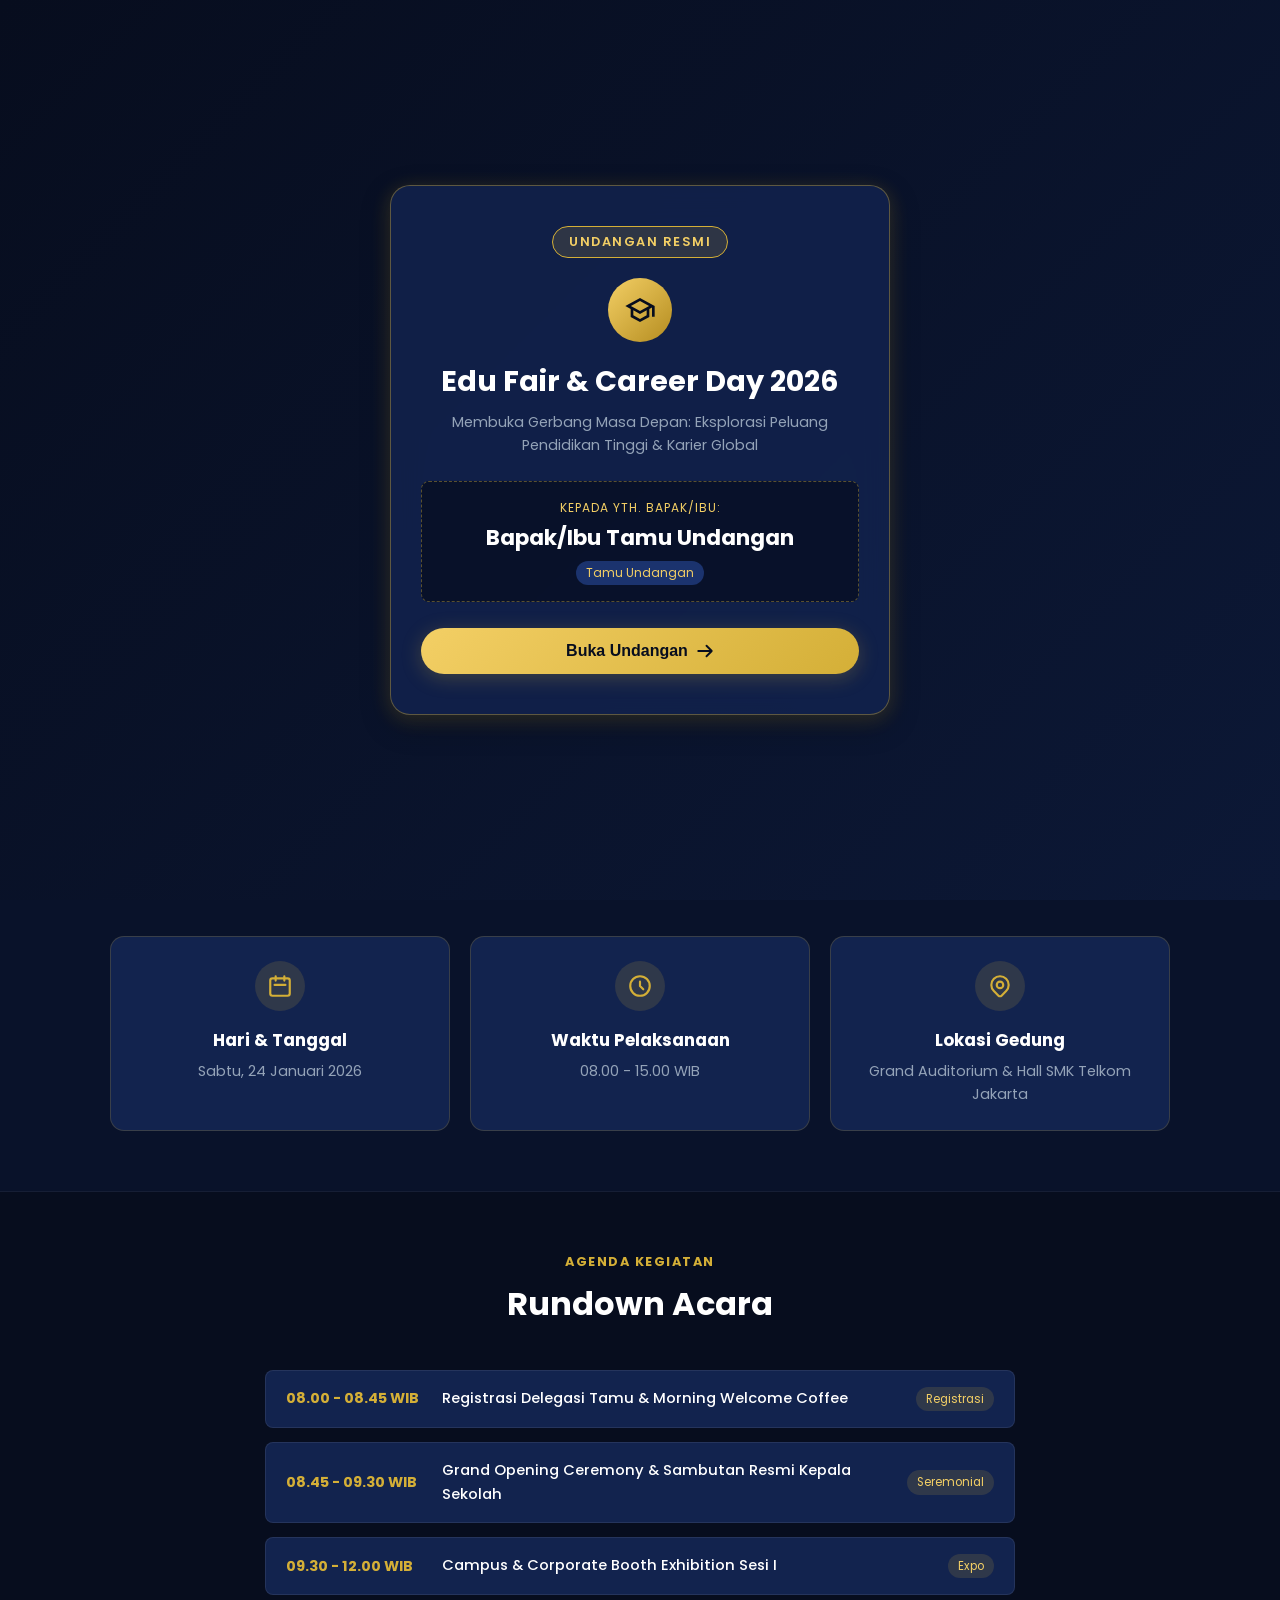
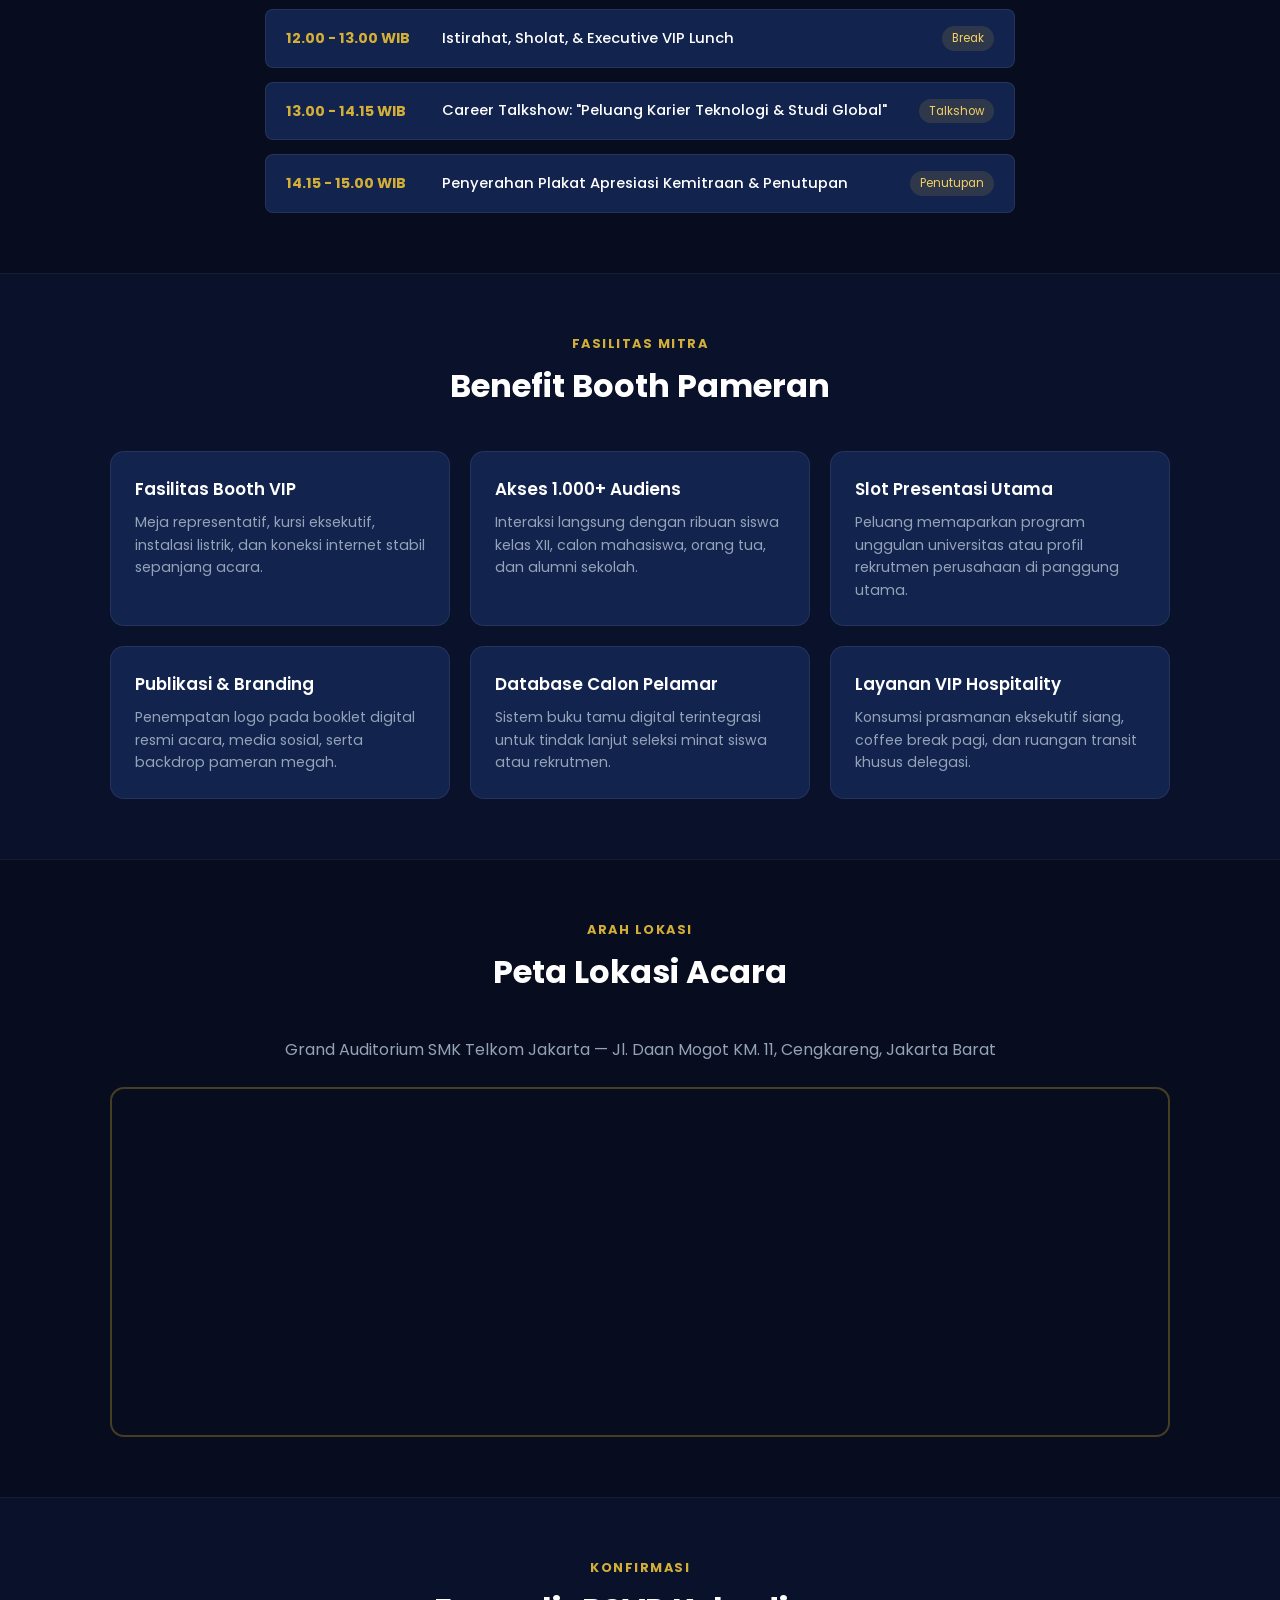
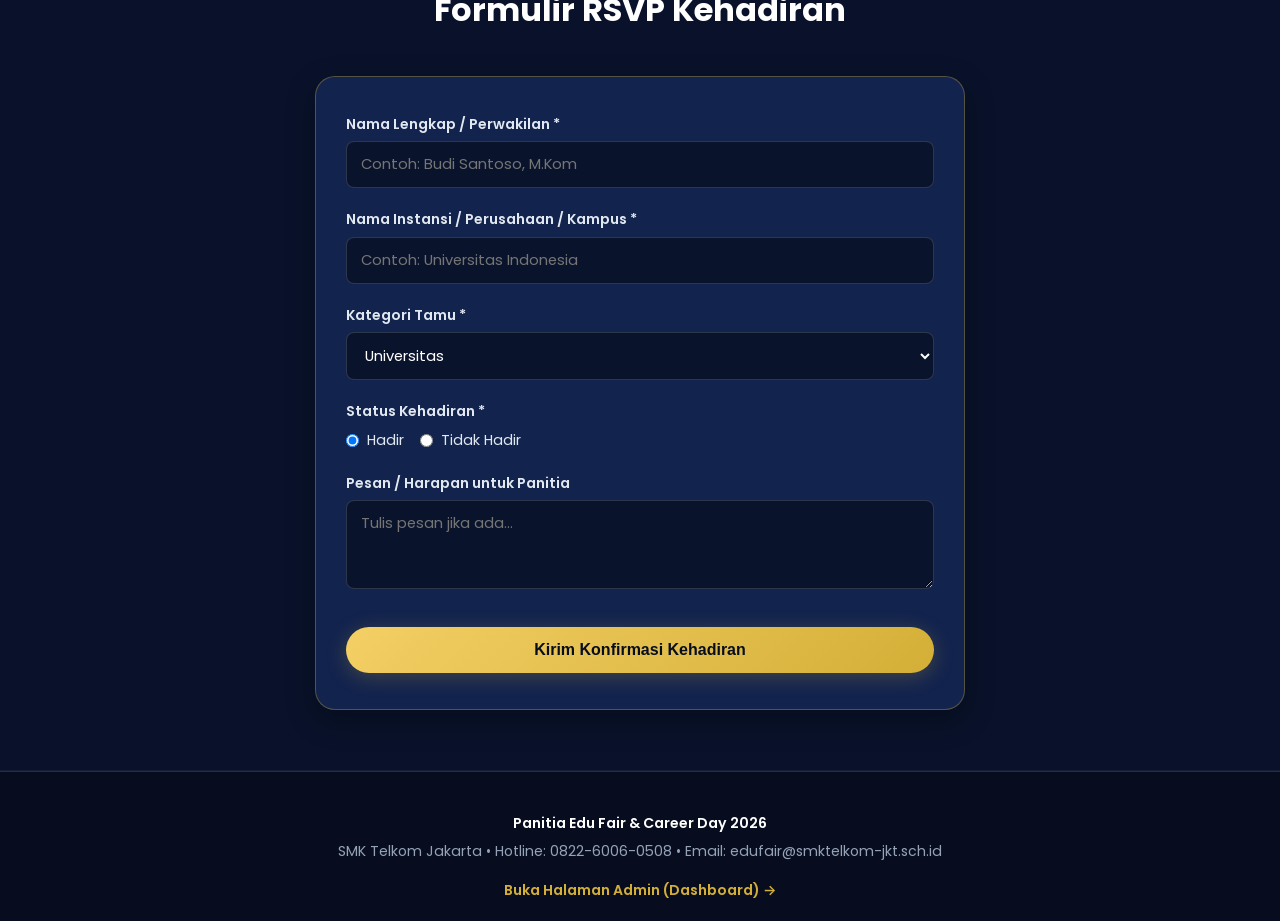
<file: index.html>
<!DOCTYPE html>
<html lang="id">
<head>
    <meta charset="UTF-8">
    <meta name="viewport" content="width=device-width, initial-scale=1.0">
    <title>Undangan Resmi - Edu Fair & Career Day 2026</title>
    
    <!-- Google Fonts -->
    <link rel="preconnect" href="https://fonts.googleapis.com">
    <link rel="preconnect" href="https://fonts.gstatic.com" crossorigin>
    <link href="https://fonts.googleapis.com/css2?family=Inter:wght@400;500;600;700&family=Poppins:wght@600;700;800&display=swap" rel="stylesheet">

    <!-- CSS -->
    <link rel="stylesheet" href="css/style.css">
</head>
<body>

    <!-- ===================================================================
         COVER / ENVELOPE MODAL (BUKA UNDANGAN)
         =================================================================== -->
    <div id="coverOverlay" class="cover-overlay">
        <div class="cover-card">
            <div class="cover-badge">Undangan Resmi</div>

            <div class="cover-icon">
                <svg fill="currentColor" viewBox="0 0 24 24">
                    <path d="M12 3L1 9l4 2.18v6L12 21l7-3.82v-6l2-1.09V17h2V9L12 3zm6.82 6L12 12.72 5.18 9 12 5.28 18.82 9zM17 15.99l-5 2.73-5-2.73v-3.72L12 15l5-2.73v3.72z"/>
                </svg>
            </div>

            <h1 class="cover-title">Edu Fair &amp; Career Day 2026</h1>
            <p class="cover-subtitle">Membuka Gerbang Masa Depan: Eksplorasi Peluang Pendidikan Tinggi &amp; Karier Global</p>

            <div class="cover-guest-box">
                <div class="cover-guest-label">Kepada Yth. Bapak/Ibu:</div>
                <div id="coverNamaTamu" class="cover-guest-name">Bapak/Ibu Tamu Undangan</div>
                <div id="coverInstansiTamu" style="font-size: 1rem; color: #cbd5e1; margin-bottom: 6px; display: none;"></div>
                <div id="coverKategoriTamu" class="cover-guest-badge">Tamu Kehormatan</div>
            </div>

            <button type="button" id="btnBukaUndangan" class="btn-open">
                <span>Buka Undangan</span>
                <svg style="width: 18px; height: 18px;" fill="none" stroke="currentColor" viewBox="0 0 24 24">
                    <path stroke-linecap="round" stroke-linejoin="round" stroke-width="2.5" d="M14 5l7 7m0 0l-7 7m7-7H3"/>
                </svg>
            </button>
        </div>
    </div>

    <!-- ===================================================================
         NAVBAR
         =================================================================== -->
    <header class="navbar">
        <div class="container nav-container">
            <a href="#hero" class="nav-logo">
                <span class="nav-logo-badge">EF</span>
                <span>Edu Fair 2026</span>
            </a>
            <ul class="nav-menu">
                <li><a href="#hero">Beranda</a></li>
                <li><a href="#informasi">Waktu &amp; Tempat</a></li>
                <li><a href="#rundown">Rundown</a></li>
                <li><a href="#benefit">Benefit Booth</a></li>
                <li><a href="#lokasi">Lokasi</a></li>
                <li><a href="#rsvp" class="btn-nav-rsvp">RSVP</a></li>
            </ul>
        </div>
    </header>

    <!-- ===================================================================
         HERO SECTION
         =================================================================== -->
    <section id="hero" class="hero">
        <div class="container">
            <div class="hero-badge">✦ Official Invitation ✦</div>
            <h1 class="hero-title">Edu Fair &amp; Career Day <span>2026</span></h1>
            <p class="hero-theme">"Membuka Gerbang Masa Depan: Eksplorasi Peluang Pendidikan Tinggi &amp; Karier Global"</p>

            <!-- Kartu Penerima Dinamis via URL Parameter -->
            <div class="guest-target-card">
                <div class="guest-target-label">Kepada Yth. Bapak/Ibu:</div>
                <div id="heroNamaInstansi" class="guest-target-name">Bapak/Ibu Tamu Undangan</div>
                <div id="heroInstansiTamu" style="font-size: 1.15rem; color: #cbd5e1; margin-bottom: 8px; display: none;"></div>
                <div id="heroKategoriTamu" class="guest-target-badge">Tamu Undangan</div>
            </div>

            <!-- Countdown Timer -->
            <div class="countdown-grid">
                <div class="countdown-box">
                    <div id="cdHari" class="num">00</div>
                    <div class="label">Hari</div>
                </div>
                <div class="countdown-box">
                    <div id="cdJam" class="num">00</div>
                    <div class="label">Jam</div>
                </div>
                <div class="countdown-box">
                    <div id="cdMenit" class="num">00</div>
                    <div class="label">Menit</div>
                </div>
                <div class="countdown-box">
                    <div id="cdDetik" class="num">00</div>
                    <div class="label">Detik</div>
                </div>
            </div>

            <!-- Tombol CTA -->
            <div class="hero-cta">
                <a href="#rsvp" class="btn-primary">Konfirmasi Kehadiran (RSVP)</a>
                <a href="#rundown" class="btn-secondary">Lihat Rundown Acara</a>
            </div>
        </div>
    </section>

    <!-- ===================================================================
         WAKTU & TEMPAT
         =================================================================== -->
    <section id="informasi" class="section section-alt">
        <div class="container">
            <div class="section-header">
                <span class="section-tag">Jadwal &amp; Tempat</span>
                <h2 class="section-title">Pelaksanaan Acara</h2>
            </div>

            <div class="info-cards">
                <div class="info-card">
                    <div class="info-icon">
                        <svg style="width: 26px; height: 26px;" fill="none" stroke="currentColor" viewBox="0 0 24 24">
                            <path stroke-linecap="round" stroke-linejoin="round" stroke-width="2" d="M8 7V3m8 4V3m-9 8h10M5 21h14a2 2 0 002-2V7a2 2 0 00-2-2H5a2 2 0 00-2 2v12a2 2 0 002 2z"/>
                        </svg>
                    </div>
                    <h4>Hari &amp; Tanggal</h4>
                    <p>Sabtu, 24 Januari 2026</p>
                </div>

                <div class="info-card">
                    <div class="info-icon">
                        <svg style="width: 26px; height: 26px;" fill="none" stroke="currentColor" viewBox="0 0 24 24">
                            <path stroke-linecap="round" stroke-linejoin="round" stroke-width="2" d="M12 8v4l3 3m6-3a9 9 0 11-18 0 9 9 0 0118 0z"/>
                        </svg>
                    </div>
                    <h4>Waktu Pelaksanaan</h4>
                    <p>08.00 - 15.00 WIB</p>
                </div>

                <div class="info-card">
                    <div class="info-icon">
                        <svg style="width: 26px; height: 26px;" fill="none" stroke="currentColor" viewBox="0 0 24 24">
                            <path stroke-linecap="round" stroke-linejoin="round" stroke-width="2" d="M17.657 16.657L13.414 20.9a1.998 1.998 0 01-2.827 0l-4.244-4.243a8 8 0 1111.314 0z"/>
                            <path stroke-linecap="round" stroke-linejoin="round" stroke-width="2" d="M15 11a3 3 0 11-6 0 3 3 0 016 0z"/>
                        </svg>
                    </div>
                    <h4>Lokasi Gedung</h4>
                    <p>Grand Auditorium &amp; Hall SMK Telkom Jakarta</p>
                </div>
            </div>
        </div>
    </section>

    <!-- ===================================================================
         RUNDOWN ACARA
         =================================================================== -->
    <section id="rundown" class="section">
        <div class="container">
            <div class="section-header">
                <span class="section-tag">Agenda Kegiatan</span>
                <h2 class="section-title">Rundown Acara</h2>
            </div>

            <div class="rundown-list">
                <div class="rundown-item">
                    <div class="rundown-time">08.00 - 08.45 WIB</div>
                    <div class="rundown-agenda">Registrasi Delegasi Tamu &amp; Morning Welcome Coffee</div>
                    <span class="rundown-badge">Registrasi</span>
                </div>

                <div class="rundown-item">
                    <div class="rundown-time">08.45 - 09.30 WIB</div>
                    <div class="rundown-agenda">Grand Opening Ceremony &amp; Sambutan Resmi Kepala Sekolah</div>
                    <span class="rundown-badge">Seremonial</span>
                </div>

                <div class="rundown-item">
                    <div class="rundown-time">09.30 - 12.00 WIB</div>
                    <div class="rundown-agenda">Campus &amp; Corporate Booth Exhibition Sesi I</div>
                    <span class="rundown-badge">Expo</span>
                </div>

                <div class="rundown-item">
                    <div class="rundown-time">12.00 - 13.00 WIB</div>
                    <div class="rundown-agenda">Istirahat, Sholat, &amp; Executive VIP Lunch</div>
                    <span class="rundown-badge">Break</span>
                </div>

                <div class="rundown-item">
                    <div class="rundown-time">13.00 - 14.15 WIB</div>
                    <div class="rundown-agenda">Career Talkshow: "Peluang Karier Teknologi &amp; Studi Global"</div>
                    <span class="rundown-badge">Talkshow</span>
                </div>

                <div class="rundown-item">
                    <div class="rundown-time">14.15 - 15.00 WIB</div>
                    <div class="rundown-agenda">Penyerahan Plakat Apresiasi Kemitraan &amp; Penutupan</div>
                    <span class="rundown-badge">Penutupan</span>
                </div>
            </div>
        </div>
    </section>

    <!-- ===================================================================
         BENEFIT BOOTH
         =================================================================== -->
    <section id="benefit" class="section section-alt">
        <div class="container">
            <div class="section-header">
                <span class="section-tag">Fasilitas Mitra</span>
                <h2 class="section-title">Benefit Booth Pameran</h2>
            </div>

            <div class="benefits-grid">
                <div class="benefit-card">
                    <h4 class="benefit-title">Fasilitas Booth VIP</h4>
                    <p class="benefit-desc">Meja representatif, kursi eksekutif, instalasi listrik, dan koneksi internet stabil sepanjang acara.</p>
                </div>

                <div class="benefit-card">
                    <h4 class="benefit-title">Akses 1.000+ Audiens</h4>
                    <p class="benefit-desc">Interaksi langsung dengan ribuan siswa kelas XII, calon mahasiswa, orang tua, dan alumni sekolah.</p>
                </div>

                <div class="benefit-card">
                    <h4 class="benefit-title">Slot Presentasi Utama</h4>
                    <p class="benefit-desc">Peluang memaparkan program unggulan universitas atau profil rekrutmen perusahaan di panggung utama.</p>
                </div>

                <div class="benefit-card">
                    <h4 class="benefit-title">Publikasi &amp; Branding</h4>
                    <p class="benefit-desc">Penempatan logo pada booklet digital resmi acara, media sosial, serta backdrop pameran megah.</p>
                </div>

                <div class="benefit-card">
                    <h4 class="benefit-title">Database Calon Pelamar</h4>
                    <p class="benefit-desc">Sistem buku tamu digital terintegrasi untuk tindak lanjut seleksi minat siswa atau rekrutmen.</p>
                </div>

                <div class="benefit-card">
                    <h4 class="benefit-title">Layanan VIP Hospitality</h4>
                    <p class="benefit-desc">Konsumsi prasmanan eksekutif siang, coffee break pagi, dan ruangan transit khusus delegasi.</p>
                </div>
            </div>
        </div>
    </section>

    <!-- ===================================================================
         GOOGLE MAPS LOKASI
         =================================================================== -->
    <section id="lokasi" class="section">
        <div class="container">
            <div class="section-header">
                <span class="section-tag">Arah Lokasi</span>
                <h2 class="section-title">Peta Lokasi Acara</h2>
            </div>

            <p style="text-align: center; color: var(--text-muted); margin-bottom: 14px;">
                Grand Auditorium SMK Telkom Jakarta — Jl. Daan Mogot KM. 11, Cengkareng, Jakarta Barat
            </p>

            <div class="maps-box">
                <iframe src="https://www.google.com/maps/embed?pb=!1m18!1m12!1m3!1d3966.8668270560867!2d106.72620787586745!3d-6.148651060269383!2m3!1f0!2f0!3f0!3m2!1i1024!2i768!4f13.1!3m3!1m2!1s0x2e69f7e51cfa8cf5%3A0x6b4c3bf5e55e880!2sSMK%20Telkom%20Jakarta!5e0!3m2!1sid!2sid!4v1700000000000!5m2!1sid!2sid" allowfullscreen="" loading="lazy" referrerpolicy="no-referrer-when-downgrade" title="Google Maps Lokasi Acara"></iframe>
            </div>
        </div>
    </section>

    <!-- ===================================================================
         FORM RSVP
         =================================================================== -->
    <section id="rsvp" class="section section-alt">
        <div class="container">
            <div class="section-header">
                <span class="section-tag">Konfirmasi</span>
                <h2 class="section-title">Formulir RSVP Kehadiran</h2>
            </div>

            <div class="rsvp-card">
                <!-- Form RSVP -->
                <form id="formRsvp">
                    <div class="form-group">
                        <label class="form-label" for="rsvpNama">Nama Lengkap / Perwakilan *</label>
                        <input type="text" id="rsvpNama" class="form-control" placeholder="Contoh: Budi Santoso, M.Kom" required>
                    </div>

                    <div class="form-group">
                        <label class="form-label" for="rsvpInstansi">Nama Instansi / Perusahaan / Kampus *</label>
                        <input type="text" id="rsvpInstansi" class="form-control" placeholder="Contoh: Universitas Indonesia" required>
                    </div>

                    <div class="form-group">
                        <label class="form-label" for="rsvpKategori">Kategori Tamu *</label>
                        <select id="rsvpKategori" class="form-control" required>
                            <option value="Universitas">Universitas</option>
                            <option value="Perusahaan">Perusahaan</option>
                            <option value="Alumni">Alumni</option>
                            <option value="Sekolah">Sekolah</option>
                            <option value="Tamu Undangan">Tamu Undangan</option>
                        </select>
                    </div>

                    <div class="form-group">
                        <label class="form-label">Status Kehadiran *</label>
                        <div class="radio-group">
                            <label class="radio-label">
                                <input type="radio" name="kehadiran" value="Hadir" checked>
                                <span>Hadir</span>
                            </label>
                            <label class="radio-label">
                                <input type="radio" name="kehadiran" value="Tidak Hadir">
                                <span>Tidak Hadir</span>
                            </label>
                        </div>
                    </div>

                    <div class="form-group">
                        <label class="form-label" for="rsvpPesan">Pesan / Harapan untuk Panitia</label>
                        <textarea id="rsvpPesan" class="form-control" rows="3" placeholder="Tulis pesan jika ada..."></textarea>
                    </div>

                    <button type="submit" class="btn-submit">Kirim Konfirmasi Kehadiran</button>
                </form>

                <!-- Status Sukses Setelah Mengirim RSVP -->
                <div id="rsvpSuccess" class="rsvp-success">
                    <div class="rsvp-success-icon">✓</div>
                    <h3 style="font-size: 1.4rem; color: #ffffff; margin-bottom: 6px;">Terima Kasih!</h3>
                    <p style="color: var(--text-muted); font-size: 0.9rem; margin-bottom: 14px;">Konfirmasi kehadiran Anda telah berhasil dicatat oleh sistem.</p>
                    
                    <div style="background: rgba(7, 13, 30, 0.6); padding: 16px; border-radius: 10px; margin-bottom: 20px; border: 1px solid rgba(212, 175, 55, 0.3);">
                        <div id="successNama" style="font-weight: 700; color: #ffffff; font-size: 1.1rem;"></div>
                        <div id="successStatus" style="font-weight: 700; font-size: 0.95rem; margin-top: 4px;"></div>
                    </div>

                    <button type="button" id="btnResetRsvp" class="btn-secondary" style="font-size: 0.85rem; padding: 8px 18px;">Ubah Konfirmasi</button>
                </div>
            </div>
        </div>
    </section>

    <!-- ===================================================================
         FOOTER
         =================================================================== -->
    <footer class="footer">
        <div class="container">
            <p style="font-weight: 600; color: #ffffff; margin-bottom: 6px;">Panitia Edu Fair &amp; Career Day 2026</p>
            <p style="margin-bottom: 16px;">SMK Telkom Jakarta &bull; Hotline: 0822-6006-0508 &bull; Email: edufair@smktelkom-jkt.sch.id</p>
            <p><a href="admin.html">Buka Halaman Admin (Dashboard) &rarr;</a></p>
        </div>
    </footer>

    <!-- JavaScript -->
    <script src="js/script.js"></script>
</body>
</html>
</file>
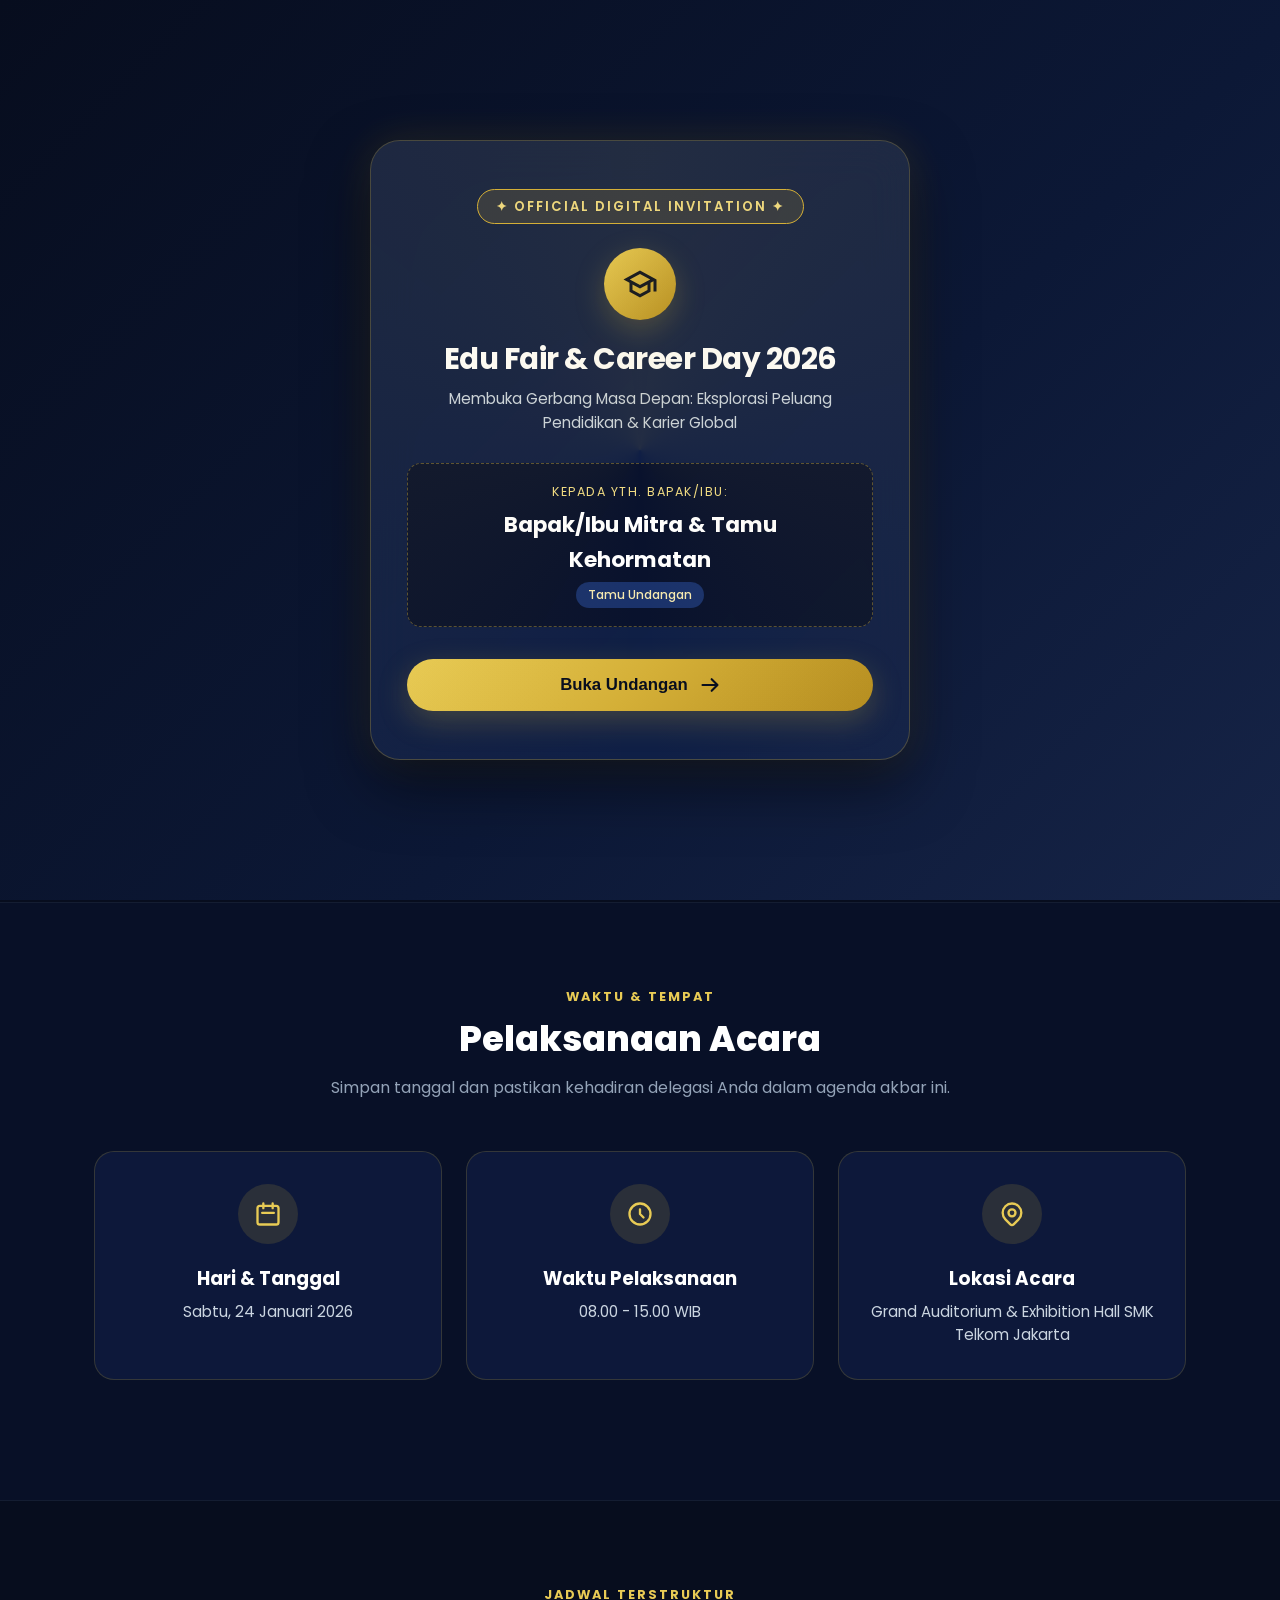
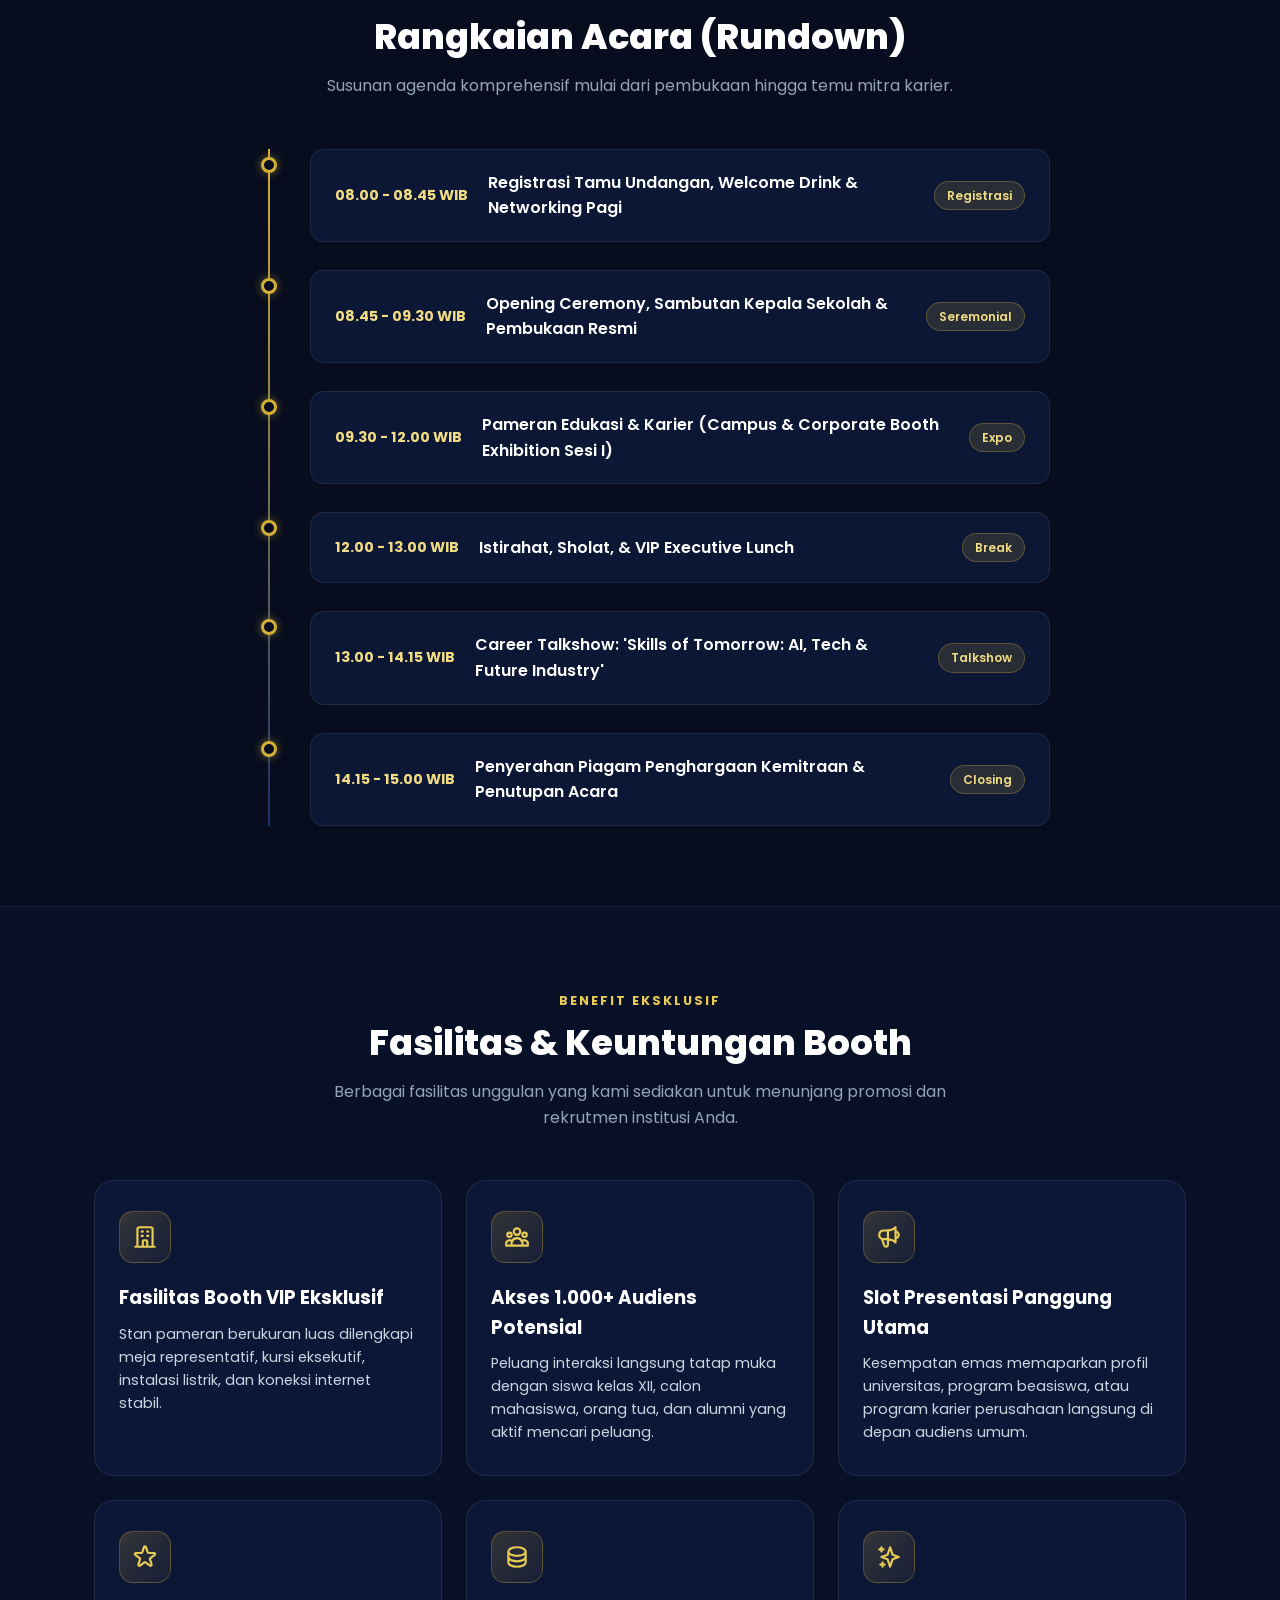
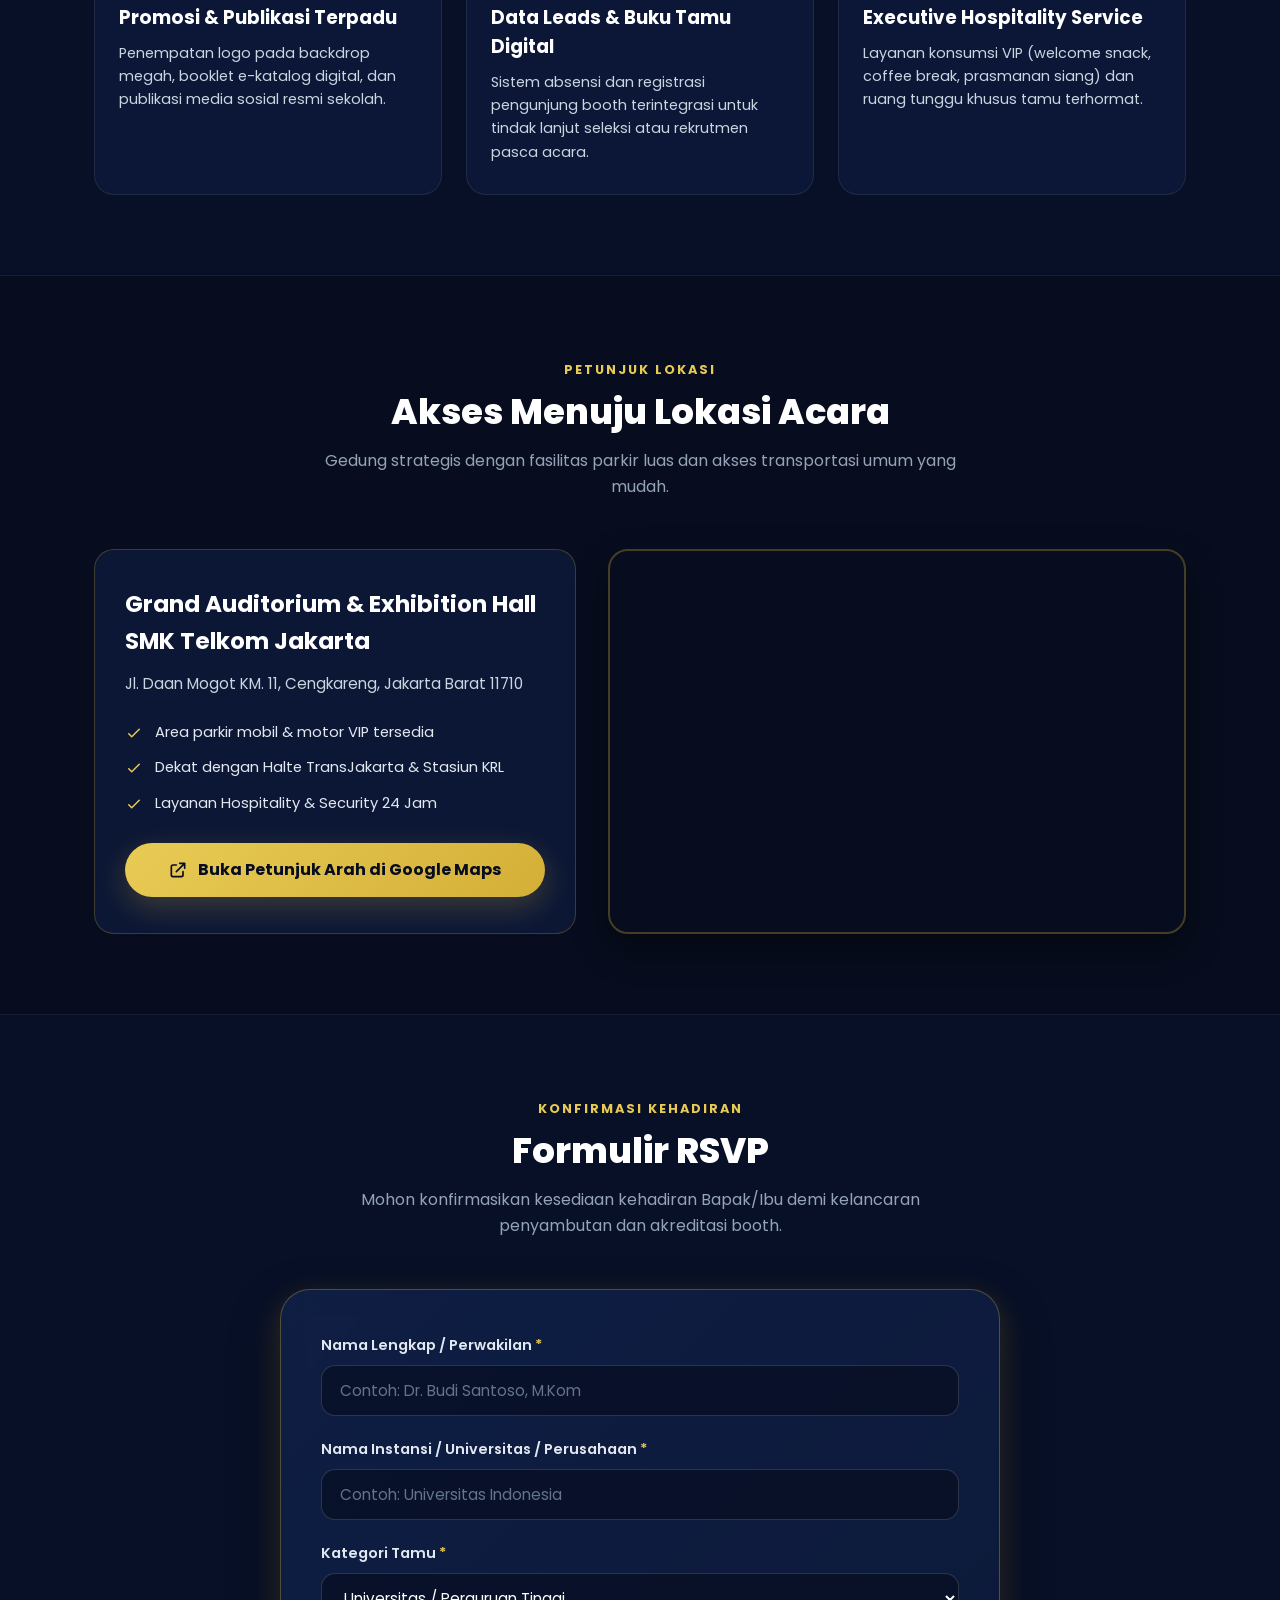
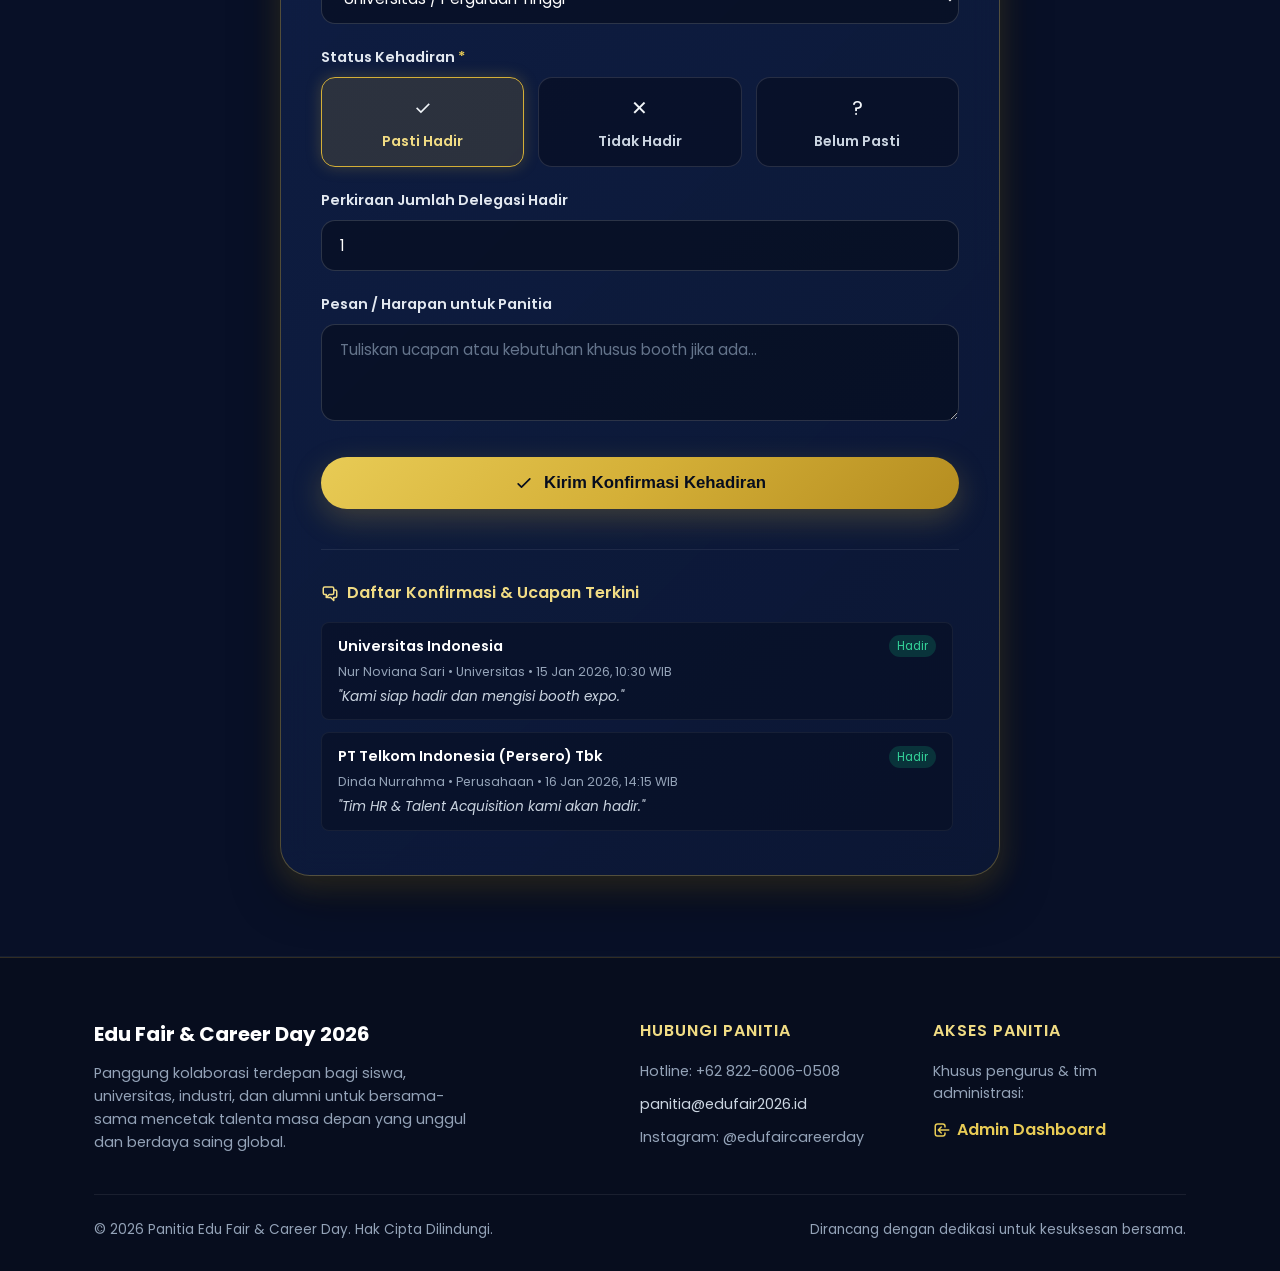
<file: edu-fair-invitation/index.html>
<!DOCTYPE html>
<html lang="id">
<head>
    <meta charset="UTF-8">
    <meta name="viewport" content="width=device-width, initial-scale=1.0">
    <title>Undangan Resmi - Edu Fair & Career Day 2026</title>
    <meta name="description" content="Undangan Resmi Edu Fair & Career Day 2026. Eksplorasi Peluang Pendidikan Tinggi & Karier Global.">
    
    <!-- Open Graph for WhatsApp & Social Media Preview -->
    <meta property="og:title" content="Undangan Resmi - Edu Fair & Career Day 2026">
    <meta property="og:description" content="Kami mengundang Bapak/Ibu untuk menghadiri ajang kolaborasi akbar Edu Fair & Career Day 2026.">
    <meta property="og:type" content="website">

    <!-- Google Fonts: Poppins & Inter -->
    <link rel="preconnect" href="https://fonts.googleapis.com">
    <link rel="preconnect" href="https://fonts.gstatic.com" crossorigin>
    <link href="https://fonts.googleapis.com/css2?family=Inter:wght@400;500;600;700&family=Poppins:wght@500;600;700;800&display=swap" rel="stylesheet">
    
    <!-- Stylesheet -->
    <link rel="stylesheet" href="css/invitation.css">
</head>
<body>

    <!-- ===================================================================
         COVER / ENVELOPE MODAL (Buka Undangan)
         =================================================================== -->
    <div id="coverOverlay" class="cover-overlay">
        <div class="cover-card">
            <div class="cover-badge">
                <span>✦ Official Digital Invitation ✦</span>
            </div>

            <div class="cover-logo-icon">
                <svg fill="currentColor" viewBox="0 0 24 24">
                    <path d="M12 3L1 9l4 2.18v6L12 21l7-3.82v-6l2-1.09V17h2V9L12 3zm6.82 6L12 12.72 5.18 9 12 5.28 18.82 9zM17 15.99l-5 2.73-5-2.73v-3.72L12 15l5-2.73v3.72z"/>
                </svg>
            </div>

            <h1 class="cover-title">Edu Fair & Career Day 2026</h1>
            <p class="cover-subtitle">Membuka Gerbang Masa Depan: Eksplorasi Peluang Pendidikan & Karier Global</p>

            <div class="cover-recipient-box">
                <div class="recipient-label">Kepada Yth. Bapak/Ibu:</div>
                <div id="coverRecipientName" class="recipient-name">Bapak/Ibu Mitra & Tamu Kehormatan</div>
                <div id="coverRecipientCategory" class="recipient-badge">Tamu Undangan</div>
            </div>

            <button type="button" id="openInvitationBtn" class="btn-open-invitation">
                <span>Buka Undangan</span>
                <svg fill="none" stroke="currentColor" viewBox="0 0 24 24">
                    <path stroke-linecap="round" stroke-linejoin="round" stroke-width="2.5" d="M14 5l7 7m0 0l-7 7m7-7H3"/>
                </svg>
            </button>
        </div>
    </div>

    <!-- ===================================================================
         FLOATING AUDIO CONTROLS
         =================================================================== -->
    <div class="floating-controls">
        <button type="button" id="audioToggleBtn" class="floating-btn" title="Nyalakan/Matikan Musik Latar" aria-label="Audio Toggle">
            <svg fill="none" stroke="currentColor" viewBox="0 0 24 24">
                <path stroke-linecap="round" stroke-linejoin="round" stroke-width="2" d="M9 19V6l12-3v13M9 19c0 1.105-1.343 2-3 2s-3-.895-3-2 1.343-2 3-2 3 .895 3 2zm12-3c0 1.105-1.343 2-3 2s-3-.895-3-2 1.343-2 3-2 3 .895 3 2zM9 10l12-3"/>
            </svg>
        </button>
    </div>

    <!-- ===================================================================
         MAIN NAVIGATION BAR
         =================================================================== -->
    <header class="main-nav">
        <div class="container nav-wrapper">
            <a href="#hero" class="brand-logo">
                <div class="brand-icon">EF</div>
                <div>
                    <div class="brand-text-title">Edu Fair & Career Day</div>
                    <div class="brand-text-sub">TAHUN 2026</div>
                </div>
            </a>

            <nav>
                <ul class="nav-links">
                    <li><a href="#hero">Beranda</a></li>
                    <li><a href="#acara">Waktu & Tempat</a></li>
                    <li><a href="#rundown">Rundown</a></li>
                    <li><a href="#benefit">Benefit Booth</a></li>
                    <li><a href="#lokasi">Lokasi</a></li>
                    <li><a href="#rsvp" class="nav-cta-btn">Konfirmasi Kehadiran</a></li>
                </ul>
            </nav>
        </div>
    </header>

    <!-- ===================================================================
         HERO SECTION
         =================================================================== -->
    <section id="hero" class="hero-section">
        <div class="container">
            <div class="hero-pill-badge">
                <span class="hero-pill-dot"></span>
                <span>Undangan Resmi • Edu Fair & Career Day 2026</span>
            </div>

            <h1 id="heroTitle" class="hero-title">
                Edu Fair &amp; Career Day <span class="text-gold">2026</span>
            </h1>

            <p id="heroTheme" class="hero-theme">
                "Membuka Gerbang Masa Depan: Eksplorasi Peluang Pendidikan Tinggi &amp; Karier Global"
            </p>

            <!-- Dynamic Recipient Card (URLSearchParams) -->
            <div class="dynamic-guest-card">
                <div class="guest-card-header">Yth. Tamu Kehormatan:</div>
                <div id="heroGuestName" class="guest-card-name">Bapak/Ibu Rekan Terhormat</div>
                <div id="heroGuestContact" class="guest-card-contact" style="display: none;"></div>
                <div id="heroGuestCategory" class="guest-category-pill">Tamu Undangan</div>
            </div>

            <!-- Countdown Timer -->
            <div class="countdown-container">
                <div class="countdown-title">Hitung Mundur Menuju Hari Acara</div>
                <div class="countdown-grid">
                    <div class="countdown-box">
                        <div id="days" class="countdown-num">00</div>
                        <div class="countdown-label">Hari</div>
                    </div>
                    <div class="countdown-box">
                        <div id="hours" class="countdown-num">00</div>
                        <div class="countdown-label">Jam</div>
                    </div>
                    <div class="countdown-box">
                        <div id="minutes" class="countdown-num">00</div>
                        <div class="countdown-label">Menit</div>
                    </div>
                    <div class="countdown-box">
                        <div id="seconds" class="countdown-num">00</div>
                        <div class="countdown-label">Detik</div>
                    </div>
                </div>
            </div>

            <!-- Hero Action Buttons -->
            <div class="hero-actions">
                <a href="#rsvp" class="btn-primary">
                    <svg style="width: 20px; height: 20px;" fill="none" stroke="currentColor" viewBox="0 0 24 24">
                        <path stroke-linecap="round" stroke-linejoin="round" stroke-width="2" d="M9 12l2 2 4-4m6 2a9 9 0 11-18 0 9 9 0 0118 0z"/>
                    </svg>
                    <span>Konfirmasi Kehadiran (RSVP)</span>
                </a>
                <a href="#rundown" class="btn-secondary">
                    <svg style="width: 20px; height: 20px;" fill="none" stroke="currentColor" viewBox="0 0 24 24">
                        <path stroke-linecap="round" stroke-linejoin="round" stroke-width="2" d="M8 7V3m8 4V3m-9 8h10M5 21h14a2 2 0 002-2V7a2 2 0 00-2-2H5a2 2 0 00-2 2v12a2 2 0 002 2z"/>
                    </svg>
                    <span>Lihat Rangkaian Acara</span>
                </a>
            </div>
        </div>
    </section>

    <!-- ===================================================================
         EVENT TIME & PLACE HIGHLIGHTS
         =================================================================== -->
    <section id="acara" class="section section-alt">
        <div class="container">
            <div class="section-header">
                <span class="section-tag">Waktu &amp; Tempat</span>
                <h2 class="section-title">Pelaksanaan Acara</h2>
                <p class="section-subtitle">Simpan tanggal dan pastikan kehadiran delegasi Anda dalam agenda akbar ini.</p>
            </div>

            <div class="event-info-cards">
                <!-- Tanggal -->
                <div class="info-card">
                    <div class="info-card-icon">
                        <svg fill="none" stroke="currentColor" viewBox="0 0 24 24">
                            <path stroke-linecap="round" stroke-linejoin="round" stroke-width="2" d="M8 7V3m8 4V3m-9 8h10M5 21h14a2 2 0 002-2V7a2 2 0 00-2-2H5a2 2 0 00-2 2v12a2 2 0 002 2z"/>
                        </svg>
                    </div>
                    <h3 class="info-card-title">Hari &amp; Tanggal</h3>
                    <p id="heroDate" class="info-card-text">Sabtu, 24 Januari 2026</p>
                </div>

                <!-- Jam -->
                <div class="info-card">
                    <div class="info-card-icon">
                        <svg fill="none" stroke="currentColor" viewBox="0 0 24 24">
                            <path stroke-linecap="round" stroke-linejoin="round" stroke-width="2" d="M12 8v4l3 3m6-3a9 9 0 11-18 0 9 9 0 0118 0z"/>
                        </svg>
                    </div>
                    <h3 class="info-card-title">Waktu Pelaksanaan</h3>
                    <p id="heroTime" class="info-card-text">08.00 - 15.00 WIB</p>
                </div>

                <!-- Lokasi -->
                <div class="info-card">
                    <div class="info-card-icon">
                        <svg fill="none" stroke="currentColor" viewBox="0 0 24 24">
                            <path stroke-linecap="round" stroke-linejoin="round" stroke-width="2" d="M17.657 16.657L13.414 20.9a1.998 1.998 0 01-2.827 0l-4.244-4.243a8 8 0 1111.314 0z"/>
                            <path stroke-linecap="round" stroke-linejoin="round" stroke-width="2" d="M15 11a3 3 0 11-6 0 3 3 0 016 0z"/>
                        </svg>
                    </div>
                    <h3 class="info-card-title">Lokasi Acara</h3>
                    <p id="heroLocation" class="info-card-text">Grand Auditorium &amp; Hall SMK Telkom Jakarta</p>
                </div>
            </div>
        </div>
    </section>

    <!-- ===================================================================
         RUNDOWN TIMELINE SECTION
         =================================================================== -->
    <section id="rundown" class="section">
        <div class="container">
            <div class="section-header">
                <span class="section-tag">Jadwal Terstruktur</span>
                <h2 class="section-title">Rangkaian Acara (Rundown)</h2>
                <p class="section-subtitle">Susunan agenda komprehensif mulai dari pembukaan hingga temu mitra karier.</p>
            </div>

            <div id="rundownContainer" class="timeline-container">
                <!-- Diisi dinamis oleh JavaScript -->
            </div>
        </div>
    </section>

    <!-- ===================================================================
         BOOTH BENEFITS SECTION
         =================================================================== -->
    <section id="benefit" class="section section-alt">
        <div class="container">
            <div class="section-header">
                <span class="section-tag">Benefit Eksklusif</span>
                <h2 class="section-title">Fasilitas &amp; Keuntungan Booth</h2>
                <p class="section-subtitle">Berbagai fasilitas unggulan yang kami sediakan untuk menunjang promosi dan rekrutmen institusi Anda.</p>
            </div>

            <div id="benefitsContainer" class="benefits-grid">
                <!-- Diisi dinamis oleh JavaScript -->
            </div>
        </div>
    </section>

    <!-- ===================================================================
         VENUE & GOOGLE MAPS SECTION
         =================================================================== -->
    <section id="lokasi" class="section">
        <div class="container">
            <div class="section-header">
                <span class="section-tag">Petunjuk Lokasi</span>
                <h2 class="section-title">Akses Menuju Lokasi Acara</h2>
                <p class="section-subtitle">Gedung strategis dengan fasilitas parkir luas dan akses transportasi umum yang mudah.</p>
            </div>

            <div class="venue-wrapper">
                <div class="venue-details">
                    <h3 id="venueName" class="venue-name">Grand Auditorium &amp; Exhibition Hall SMK Telkom Jakarta</h3>
                    <p id="venueAddress" class="venue-address">Jl. Daan Mogot KM. 11, Cengkareng, Jakarta Barat 11710</p>
                    
                    <ul class="venue-meta-list">
                        <li class="venue-meta-item">
                            <svg fill="none" stroke="currentColor" viewBox="0 0 24 24"><path stroke-linecap="round" stroke-linejoin="round" stroke-width="2" d="M5 13l4 4L19 7"/></svg>
                            <span>Area parkir mobil &amp; motor VIP tersedia</span>
                        </li>
                        <li class="venue-meta-item">
                            <svg fill="none" stroke="currentColor" viewBox="0 0 24 24"><path stroke-linecap="round" stroke-linejoin="round" stroke-width="2" d="M5 13l4 4L19 7"/></svg>
                            <span>Dekat dengan Halte TransJakarta &amp; Stasiun KRL</span>
                        </li>
                        <li class="venue-meta-item">
                            <svg fill="none" stroke="currentColor" viewBox="0 0 24 24"><path stroke-linecap="round" stroke-linejoin="round" stroke-width="2" d="M5 13l4 4L19 7"/></svg>
                            <span>Layanan Hospitality &amp; Security 24 Jam</span>
                        </li>
                    </ul>

                    <a id="mapDirectionsBtn" href="https://maps.google.com/?q=SMK+Telkom+Jakarta" target="_blank" rel="noopener noreferrer" class="btn-primary" style="width: 100%; justify-content: center;">
                        <svg style="width: 20px; height: 20px;" fill="none" stroke="currentColor" viewBox="0 0 24 24">
                            <path stroke-linecap="round" stroke-linejoin="round" stroke-width="2" d="M10 6H6a2 2 0 00-2 2v10a2 2 0 002 2h10a2 2 0 002-2v-4M14 4h6m0 0v6m0-6L10 14"/>
                        </svg>
                        <span>Buka Petunjuk Arah di Google Maps</span>
                    </a>
                </div>

                <div class="map-frame-container">
                    <iframe id="mapIframe" src="https://www.google.com/maps/embed?pb=!1m18!1m12!1m3!1d3966.8668270560867!2d106.72620787586745!3d-6.148651060269383!2m3!1f0!2f0!3f0!3m2!1i1024!2i768!4f13.1!3m3!1m2!1s0x2e69f7e51cfa8cf5%3A0x6b4c3bf5e55e880!2sSMK%20Telkom%20Jakarta!5e0!3m2!1sid!2sid!4v1700000000000!5m2!1sid!2sid" allowfullscreen="" loading="lazy" referrerpolicy="no-referrer-when-downgrade" title="Peta Lokasi Acara"></iframe>
                </div>
            </div>
        </div>
    </section>

    <!-- ===================================================================
         RSVP FORM SECTION
         =================================================================== -->
    <section id="rsvp" class="section section-alt">
        <div class="container">
            <div class="section-header">
                <span class="section-tag">Konfirmasi Kehadiran</span>
                <h2 class="section-title">Formulir RSVP</h2>
                <p class="section-subtitle">Mohon konfirmasikan kesediaan kehadiran Bapak/Ibu demi kelancaran penyambutan dan akreditasi booth.</p>
            </div>

            <div class="rsvp-wrapper">
                <!-- Form RSVP -->
                <form id="rsvpForm">
                    <div class="form-group">
                        <label for="rsvpNama" class="form-label">Nama Lengkap / Perwakilan <span class="req">*</span></label>
                        <input type="text" id="rsvpNama" class="form-control" placeholder="Contoh: Dr. Budi Santoso, M.Kom" required>
                    </div>

                    <div class="form-group">
                        <label for="rsvpInstansi" class="form-label">Nama Instansi / Universitas / Perusahaan <span class="req">*</span></label>
                        <input type="text" id="rsvpInstansi" class="form-control" placeholder="Contoh: Universitas Indonesia" required>
                    </div>

                    <div class="form-group">
                        <label for="rsvpKategori" class="form-label">Kategori Tamu <span class="req">*</span></label>
                        <select id="rsvpKategori" class="form-control" required>
                            <option value="Universitas">Universitas / Perguruan Tinggi</option>
                            <option value="Perusahaan">Perusahaan / Industri Mitra</option>
                            <option value="Alumni">Alumni / Pembicara</option>
                            <option value="Sekolah">Sekolah / Lembaga Pendidikan</option>
                            <option value="Tamu Undangan">Tamu Kehormatan / Umum</option>
                        </select>
                    </div>

                    <!-- Attendance Radio Cards -->
                    <div class="form-group">
                        <label class="form-label">Status Kehadiran <span class="req">*</span></label>
                        <div class="attendance-radio-group">
                            <label class="radio-card-label">
                                <input type="radio" name="kehadiran" value="Hadir" checked>
                                <div class="radio-card-content">
                                    <span class="icon">✓</span>
                                    <span class="label-text">Pasti Hadir</span>
                                </div>
                            </label>

                            <label class="radio-card-label">
                                <input type="radio" name="kehadiran" value="Tidak Hadir">
                                <div class="radio-card-content">
                                    <span class="icon">✕</span>
                                    <span class="label-text">Tidak Hadir</span>
                                </div>
                            </label>

                            <label class="radio-card-label">
                                <input type="radio" name="kehadiran" value="Belum Pasti">
                                <div class="radio-card-content">
                                    <span class="icon">?</span>
                                    <span class="label-text">Belum Pasti</span>
                                </div>
                            </label>
                        </div>
                    </div>

                    <div class="form-group">
                        <label for="rsvpJumlah" class="form-label">Perkiraan Jumlah Delegasi Hadir</label>
                        <input type="number" id="rsvpJumlah" class="form-control" min="1" max="10" value="1">
                    </div>

                    <div class="form-group">
                        <label for="rsvpCatatan" class="form-label">Pesan / Harapan untuk Panitia</label>
                        <textarea id="rsvpCatatan" class="form-control" rows="3" placeholder="Tuliskan ucapan atau kebutuhan khusus booth jika ada..."></textarea>
                    </div>

                    <button type="submit" class="btn-submit-rsvp">
                        <svg style="width: 20px; height: 20px;" fill="none" stroke="currentColor" viewBox="0 0 24 24">
                            <path stroke-linecap="round" stroke-linejoin="round" stroke-width="2" d="M5 13l4 4L19 7"/>
                        </svg>
                        <span>Kirim Konfirmasi Kehadiran</span>
                    </button>
                </form>

                <!-- State Kartu Sukses setelah RSVP -->
                <div id="rsvpSuccessCard" class="rsvp-success-card">
                    <div class="rsvp-success-icon">✓</div>
                    <h3 style="font-size: 1.5rem; color: #ffffff; margin-bottom: 8px;">Terima Kasih!</h3>
                    <p style="color: var(--slate-300); font-size: 0.95rem;">Konfirmasi kehadiran Anda telah berhasil kami simpan.</p>
                    
                    <div id="rsvpSuccessDetails"></div>

                    <button type="button" id="resetRsvpBtn" class="btn-secondary" style="margin-top: 15px;">
                        <span>Ubah Konfirmasi / Kirim Ulang</span>
                    </button>
                </div>

                <!-- Live RSVP Feed -->
                <div class="rsvp-feed-section">
                    <div class="feed-title">
                        <svg style="width: 18px; height: 18px;" fill="none" stroke="currentColor" viewBox="0 0 24 24">
                            <path stroke-linecap="round" stroke-linejoin="round" stroke-width="2" d="M17 8h2a2 2 0 012 2v6a2 2 0 01-2 2h-2v4l-4-4H9a1.994 1.994 0 01-1.414-.586m0 0L11 14h4a2 2 0 002-2V6a2 2 0 00-2-2H5a2 2 0 00-2 2v6a2 2 0 002 2h2v4l.586-.586z"/>
                        </svg>
                        <span>Daftar Konfirmasi &amp; Ucapan Terkini</span>
                    </div>
                    <div id="rsvpFeedList" class="feed-list">
                        <!-- Diisi otomatis oleh JavaScript -->
                    </div>
                </div>
            </div>
        </div>
    </section>

    <!-- ===================================================================
         FOOTER
         =================================================================== -->
    <footer class="main-footer">
        <div class="container">
            <div class="footer-grid">
                <div>
                    <div class="footer-brand-title">Edu Fair &amp; Career Day 2026</div>
                    <p class="footer-brand-desc">
                        Panggung kolaborasi terdepan bagi siswa, universitas, industri, dan alumni untuk bersama-sama mencetak talenta masa depan yang unggul dan berdaya saing global.
                    </p>
                </div>

                <div>
                    <h4 class="footer-col-title">Hubungi Panitia</h4>
                    <ul class="footer-contact-list">
                        <li><span>Hotline: +62 822-6006-0508</span></li>
                        <li><a href="mailto:panitia@edufair2026.id">panitia@edufair2026.id</a></li>
                        <li><span>Instagram: @edufaircareerday</span></li>
                    </ul>
                </div>

                <div>
                    <h4 class="footer-col-title">Akses Panitia</h4>
                    <p style="font-size: 0.88rem; color: var(--slate-400); margin-bottom: 12px;">Khusus pengurus &amp; tim administrasi:</p>
                    <a href="admin.html" class="admin-login-link">
                        <svg style="width: 18px; height: 18px;" fill="none" stroke="currentColor" viewBox="0 0 24 24">
                            <path stroke-linecap="round" stroke-linejoin="round" stroke-width="2" d="M11 16l-4-4m0 0l4-4m-4 4h14m-5 4v1a3 3 0 01-3 3H6a3 3 0 01-3-3V7a3 3 0 013-3h7a3 3 0 013 3v1"/>
                        </svg>
                        <span>Admin Dashboard</span>
                    </a>
                </div>
            </div>

            <div class="footer-bottom">
                <div>&copy; 2026 Panitia Edu Fair &amp; Career Day. Hak Cipta Dilindungi.</div>
                <div>Dirancang dengan dedikasi untuk kesuksesan bersama.</div>
            </div>
        </div>
    </footer>

    <!-- Scripts -->
    <script src="js/data.js"></script>
    <script src="js/invitation.js"></script>
</body>
</html>
</file>
<file: css/style.css>
/* ===================================================================
   Edu Fair & Career Day 2026 - Halaman Undangan (style.css)
   Warna: Navy Blue, Putih, & Aksen Gold
   Mudah dipahami, bersih, dan responsif untuk siswa SMK RPL
   =================================================================== */

:root {
    --navy-dark: #070d1e;
    --navy-primary: #0c1836;
    --navy-card: #12234e;
    --navy-light: #1b336e;
    
    --gold: #d4af37;
    --gold-light: #f3cf65;
    --gold-dark: #b58d20;
    
    --white: #ffffff;
    --text-muted: #94a3b8;
    --text-light: #e2e8f0;

    --success: #10b981;
    --danger: #ef4444;
    --warning: #f59e0b;

    --radius-sm: 8px;
    --radius-md: 14px;
    --radius-lg: 20px;
    --radius-full: 9999px;

    --shadow: 0 10px 30px rgba(0, 0, 0, 0.3);
    --shadow-gold: 0 4px 20px rgba(212, 175, 55, 0.25);
    --transition: all 0.3s ease;
}

/* Reset Dasar */
*, *::before, *::after {
    box-sizing: border-box;
    margin: 0;
    padding: 0;
}

html {
    scroll-behavior: smooth;
    font-size: 16px;
}

body {
    font-family: 'Poppins', 'Inter', -apple-system, sans-serif;
    background-color: var(--navy-dark);
    color: var(--text-light);
    line-height: 1.6;
    overflow-x: hidden;
}

/* Container */
.container {
    width: 100%;
    max-width: 1100px;
    margin: 0 auto;
    padding: 0 20px;
}

/* ===================================================================
   COVER / ENVELOPE MODAL (Buka Undangan)
   =================================================================== */
.cover-overlay {
    position: fixed;
    top: 0;
    left: 0;
    width: 100%;
    height: 100%;
    background: linear-gradient(135deg, var(--navy-dark) 0%, var(--navy-primary) 100%);
    z-index: 9999;
    display: flex;
    justify-content: center;
    align-items: center;
    padding: 20px;
    transition: transform 0.8s cubic-bezier(0.77, 0, 0.175, 1), opacity 0.6s ease;
}

.cover-overlay.opened {
    transform: translateY(-100%);
    opacity: 0;
    pointer-events: none;
}

.cover-card {
    background: rgba(18, 35, 78, 0.85);
    border: 1px solid rgba(212, 175, 55, 0.4);
    backdrop-filter: blur(16px);
    border-radius: var(--radius-lg);
    padding: 40px 30px;
    text-align: center;
    max-width: 500px;
    width: 100%;
    box-shadow: var(--shadow), var(--shadow-gold);
}

.cover-badge {
    display: inline-block;
    background: rgba(212, 175, 55, 0.15);
    border: 1px solid var(--gold);
    color: var(--gold-light);
    font-size: 0.8rem;
    font-weight: 600;
    letter-spacing: 1.5px;
    text-transform: uppercase;
    padding: 5px 16px;
    border-radius: var(--radius-full);
    margin-bottom: 20px;
}

.cover-icon {
    width: 64px;
    height: 64px;
    margin: 0 auto 16px;
    background: linear-gradient(135deg, var(--gold-light), var(--gold-dark));
    border-radius: 50%;
    display: flex;
    align-items: center;
    justify-content: center;
    color: var(--navy-dark);
}

.cover-icon svg {
    width: 32px;
    height: 32px;
}

.cover-title {
    font-size: 1.8rem;
    font-weight: 700;
    color: var(--white);
    margin-bottom: 6px;
}

.cover-subtitle {
    font-size: 0.9rem;
    color: var(--text-muted);
    margin-bottom: 24px;
}

.cover-guest-box {
    background: rgba(7, 13, 30, 0.7);
    border: 1px dashed rgba(212, 175, 55, 0.4);
    border-radius: var(--radius-sm);
    padding: 16px 20px;
    margin-bottom: 26px;
}

.cover-guest-label {
    font-size: 0.75rem;
    color: var(--gold-light);
    text-transform: uppercase;
    letter-spacing: 1px;
    margin-bottom: 4px;
}

.cover-guest-name {
    font-size: 1.35rem;
    font-weight: 700;
    color: var(--white);
    margin-bottom: 4px;
}

.cover-guest-badge {
    display: inline-block;
    background: var(--navy-light);
    color: var(--gold-light);
    font-size: 0.75rem;
    padding: 2px 10px;
    border-radius: var(--radius-full);
}

.btn-open {
    display: inline-flex;
    align-items: center;
    justify-content: center;
    gap: 8px;
    width: 100%;
    background: linear-gradient(135deg, var(--gold-light), var(--gold));
    color: var(--navy-dark);
    border: none;
    font-weight: 700;
    font-size: 1rem;
    padding: 14px 24px;
    border-radius: var(--radius-full);
    cursor: pointer;
    box-shadow: var(--shadow-gold);
    transition: var(--transition);
}

.btn-open:hover {
    transform: translateY(-2px);
    box-shadow: 0 8px 25px rgba(212, 175, 55, 0.4);
}

/* ===================================================================
   NAVBAR
   =================================================================== */
.navbar {
    position: sticky;
    top: 0;
    width: 100%;
    z-index: 100;
    background: rgba(7, 13, 30, 0.9);
    backdrop-filter: blur(12px);
    border-bottom: 1px solid rgba(212, 175, 55, 0.2);
    padding: 14px 0;
}

.nav-container {
    display: flex;
    justify-content: space-between;
    align-items: center;
}

.nav-logo {
    display: flex;
    align-items: center;
    gap: 10px;
    text-decoration: none;
    color: var(--white);
    font-weight: 700;
    font-size: 1.1rem;
}

.nav-logo-badge {
    background: var(--gold);
    color: var(--navy-dark);
    padding: 4px 10px;
    border-radius: var(--radius-sm);
    font-size: 0.85rem;
    font-weight: 800;
}

.nav-menu {
    display: flex;
    gap: 20px;
    list-style: none;
    align-items: center;
}

.nav-menu a {
    color: var(--text-light);
    text-decoration: none;
    font-size: 0.88rem;
    font-weight: 500;
    transition: var(--transition);
}

.nav-menu a:hover {
    color: var(--gold);
}

.btn-nav-rsvp {
    background: linear-gradient(135deg, var(--gold-light), var(--gold));
    color: var(--navy-dark) !important;
    font-weight: 600 !important;
    padding: 8px 16px;
    border-radius: var(--radius-full);
}

/* ===================================================================
   HERO SECTION
   =================================================================== */
.hero {
    padding: 70px 0 50px;
    text-align: center;
    position: relative;
}

.hero-badge {
    display: inline-block;
    background: rgba(212, 175, 55, 0.12);
    border: 1px solid rgba(212, 175, 55, 0.35);
    color: var(--gold-light);
    padding: 6px 18px;
    border-radius: var(--radius-full);
    font-size: 0.8rem;
    font-weight: 600;
    letter-spacing: 1.5px;
    text-transform: uppercase;
    margin-bottom: 20px;
}

.hero-title {
    font-size: 2.8rem;
    font-weight: 800;
    color: var(--white);
    line-height: 1.2;
    margin-bottom: 16px;
}

.hero-title span {
    color: var(--gold);
}

.hero-theme {
    font-size: 1.15rem;
    color: var(--text-muted);
    max-width: 700px;
    margin: 0 auto 32px;
}

/* Dynamic Guest Card */
.guest-target-card {
    background: var(--navy-card);
    border: 1px solid rgba(212, 175, 55, 0.4);
    border-radius: var(--radius-md);
    padding: 24px;
    max-width: 600px;
    margin: 0 auto 36px;
    box-shadow: var(--shadow);
}

.guest-target-label {
    font-size: 0.8rem;
    color: var(--gold-light);
    text-transform: uppercase;
    letter-spacing: 1px;
    margin-bottom: 4px;
}

.guest-target-name {
    font-size: 1.7rem;
    font-weight: 700;
    color: var(--white);
    margin-bottom: 8px;
}

.guest-target-badge {
    display: inline-block;
    background: rgba(212, 175, 55, 0.2);
    border: 1px solid var(--gold);
    color: var(--gold-light);
    padding: 4px 14px;
    border-radius: var(--radius-full);
    font-size: 0.82rem;
    font-weight: 600;
}

/* Countdown */
.countdown-grid {
    display: flex;
    justify-content: center;
    gap: 14px;
    margin-bottom: 36px;
}

.countdown-box {
    background: rgba(18, 35, 78, 0.6);
    border: 1px solid rgba(255, 255, 255, 0.1);
    border-radius: var(--radius-sm);
    padding: 14px 16px;
    min-width: 80px;
    text-align: center;
}

.countdown-box .num {
    font-size: 1.9rem;
    font-weight: 800;
    color: var(--gold);
    line-height: 1;
}

.countdown-box .label {
    font-size: 0.72rem;
    color: var(--text-muted);
    text-transform: uppercase;
    margin-top: 4px;
}

/* Hero CTA */
.hero-cta {
    display: flex;
    justify-content: center;
    gap: 16px;
    flex-wrap: wrap;
}

.btn-primary {
    background: linear-gradient(135deg, var(--gold-light), var(--gold));
    color: var(--navy-dark);
    font-weight: 700;
    padding: 12px 28px;
    border-radius: var(--radius-full);
    text-decoration: none;
    transition: var(--transition);
    box-shadow: var(--shadow-gold);
}

.btn-primary:hover {
    transform: translateY(-2px);
    box-shadow: 0 8px 25px rgba(212, 175, 55, 0.4);
}

.btn-secondary {
    background: rgba(255, 255, 255, 0.08);
    border: 1px solid rgba(255, 255, 255, 0.2);
    color: var(--white);
    font-weight: 600;
    padding: 12px 24px;
    border-radius: var(--radius-full);
    text-decoration: none;
    transition: var(--transition);
}

.btn-secondary:hover {
    background: rgba(255, 255, 255, 0.15);
}

/* ===================================================================
   SECTIONS GENERAL
   =================================================================== */
.section {
    padding: 60px 0;
}

.section-alt {
    background: rgba(12, 24, 54, 0.5);
    border-top: 1px solid rgba(255, 255, 255, 0.05);
    border-bottom: 1px solid rgba(255, 255, 255, 0.05);
}

.section-header {
    text-align: center;
    margin-bottom: 40px;
}

.section-tag {
    color: var(--gold);
    font-size: 0.8rem;
    font-weight: 700;
    text-transform: uppercase;
    letter-spacing: 1.5px;
    display: block;
    margin-bottom: 6px;
}

.section-title {
    font-size: 2rem;
    font-weight: 700;
    color: var(--white);
}

/* Info Cards (Waktu & Tempat) */
.info-cards {
    display: grid;
    grid-template-columns: repeat(3, 1fr);
    gap: 20px;
}

.info-card {
    background: var(--navy-card);
    border: 1px solid rgba(212, 175, 55, 0.2);
    border-radius: var(--radius-md);
    padding: 24px 20px;
    text-align: center;
    transition: var(--transition);
}

.info-card:hover {
    border-color: var(--gold);
    transform: translateY(-4px);
}

.info-icon {
    width: 50px;
    height: 50px;
    background: rgba(212, 175, 55, 0.15);
    border-radius: 50%;
    margin: 0 auto 16px;
    display: flex;
    align-items: center;
    justify-content: center;
    color: var(--gold);
}

.info-card h4 {
    font-size: 1.05rem;
    color: var(--white);
    margin-bottom: 6px;
}

.info-card p {
    font-size: 0.9rem;
    color: var(--text-muted);
}

/* Rundown Timeline */
.rundown-list {
    max-width: 750px;
    margin: 0 auto;
    display: flex;
    flex-direction: column;
    gap: 14px;
}

.rundown-item {
    background: var(--navy-card);
    border: 1px solid rgba(255, 255, 255, 0.08);
    border-radius: var(--radius-sm);
    padding: 16px 20px;
    display: flex;
    align-items: center;
    justify-content: space-between;
    gap: 16px;
    transition: var(--transition);
}

.rundown-item:hover {
    border-color: rgba(212, 175, 55, 0.4);
    transform: translateX(4px);
}

.rundown-time {
    font-weight: 700;
    color: var(--gold);
    font-size: 0.9rem;
    min-width: 140px;
}

.rundown-agenda {
    flex: 1;
    font-weight: 500;
    color: var(--white);
    font-size: 0.92rem;
}

.rundown-badge {
    background: rgba(212, 175, 55, 0.15);
    color: var(--gold-light);
    font-size: 0.72rem;
    padding: 3px 10px;
    border-radius: var(--radius-full);
}

/* Benefits Grid */
.benefits-grid {
    display: grid;
    grid-template-columns: repeat(3, 1fr);
    gap: 20px;
}

.benefit-card {
    background: var(--navy-card);
    border: 1px solid rgba(255, 255, 255, 0.08);
    border-radius: var(--radius-md);
    padding: 24px;
    transition: var(--transition);
}

.benefit-card:hover {
    border-color: rgba(212, 175, 55, 0.4);
    transform: translateY(-4px);
}

.benefit-title {
    font-size: 1.05rem;
    color: var(--white);
    margin-bottom: 8px;
    font-weight: 600;
}

.benefit-desc {
    font-size: 0.88rem;
    color: var(--text-muted);
}

/* Maps & Lokasi */
.maps-box {
    border-radius: var(--radius-md);
    overflow: hidden;
    border: 2px solid rgba(212, 175, 55, 0.3);
    margin-top: 24px;
    height: 350px;
}

.maps-box iframe {
    width: 100%;
    height: 100%;
    border: 0;
    display: block;
}

/* Form RSVP */
.rsvp-card {
    max-width: 650px;
    margin: 0 auto;
    background: var(--navy-card);
    border: 1px solid rgba(212, 175, 55, 0.35);
    border-radius: var(--radius-lg);
    padding: 36px 30px;
    box-shadow: var(--shadow);
}

.form-group {
    margin-bottom: 20px;
}

.form-label {
    display: block;
    font-size: 0.88rem;
    font-weight: 600;
    color: var(--text-light);
    margin-bottom: 6px;
}

.form-control {
    width: 100%;
    background: rgba(7, 13, 30, 0.7);
    border: 1px solid rgba(255, 255, 255, 0.15);
    border-radius: var(--radius-sm);
    padding: 12px 14px;
    font-size: 0.92rem;
    color: var(--white);
    font-family: inherit;
    outline: none;
    transition: var(--transition);
}

.form-control:focus {
    border-color: var(--gold);
    box-shadow: 0 0 0 3px rgba(212, 175, 55, 0.2);
}

.radio-group {
    display: flex;
    gap: 16px;
}

.radio-label {
    display: flex;
    align-items: center;
    gap: 8px;
    font-size: 0.9rem;
    cursor: pointer;
}

.btn-submit {
    width: 100%;
    background: linear-gradient(135deg, var(--gold-light), var(--gold));
    color: var(--navy-dark);
    border: none;
    font-weight: 700;
    font-size: 1rem;
    padding: 14px;
    border-radius: var(--radius-full);
    cursor: pointer;
    box-shadow: var(--shadow-gold);
    transition: var(--transition);
    margin-top: 10px;
}

.btn-submit:hover {
    transform: translateY(-2px);
    box-shadow: 0 8px 25px rgba(212, 175, 55, 0.4);
}

/* Success Card */
.rsvp-success {
    display: none;
    text-align: center;
    padding: 20px;
}

.rsvp-success.active {
    display: block;
}

.rsvp-success-icon {
    width: 60px;
    height: 60px;
    background: var(--success);
    color: var(--white);
    border-radius: 50%;
    margin: 0 auto 16px;
    display: flex;
    align-items: center;
    justify-content: center;
    font-size: 1.8rem;
}

/* Footer */
.footer {
    background: var(--navy-dark);
    border-top: 1px solid rgba(212, 175, 55, 0.2);
    padding: 40px 0 20px;
    text-align: center;
    font-size: 0.88rem;
    color: var(--text-muted);
}

.footer a {
    color: var(--gold);
    text-decoration: none;
    font-weight: 600;
}

.footer a:hover {
    text-decoration: underline;
}

/* Toast */
.toast-box {
    position: fixed;
    top: 20px;
    right: 20px;
    background: var(--navy-card);
    border-left: 4px solid var(--gold);
    color: var(--white);
    padding: 12px 20px;
    border-radius: var(--radius-sm);
    box-shadow: var(--shadow);
    z-index: 10000;
    transform: translateX(120%);
    transition: transform 0.3s ease;
    font-size: 0.88rem;
}

.toast-box.show {
    transform: translateX(0);
}

/* Responsive */
@media (max-width: 768px) {
    .nav-menu { display: none; }
    .hero-title { font-size: 2rem; }
    .info-cards, .benefits-grid { grid-template-columns: 1fr; }
    .countdown-grid { gap: 8px; }
    .countdown-box { min-width: 65px; padding: 10px; }
    .countdown-box .num { font-size: 1.4rem; }
    .rundown-item { flex-direction: column; align-items: flex-start; gap: 6px; }
}
</file>
<file: edu-fair-invitation/css/invitation.css>
/* ===================================================================
   Edu Fair & Career Day 2026 - Public Invitation Stylesheet
   Color Palette: Deep Royal Navy, Crisp White, & Luxurious Gold Accents
   =================================================================== */

:root {
    --navy-950: #070d1e;
    --navy-900: #0c1836;
    --navy-800: #12234e;
    --navy-700: #1a326b;
    --navy-600: #23448f;
    --navy-light: #2c53ad;
    
    --gold-50: #fefcf3;
    --gold-100: #fcf6dc;
    --gold-200: #f7eab0;
    --gold-300: #f1dc84;
    --gold-400: #e8cb55;
    --gold-500: #d4af37; /* Metallic Gold Accent */
    --gold-600: #b58d20;
    --gold-700: #8f6c18;
    
    --slate-50: #f8fafc;
    --slate-100: #f1f5f9;
    --slate-200: #e2e8f0;
    --slate-300: #cbd5e1;
    --slate-400: #94a3b8;
    --slate-500: #64748b;
    --slate-600: #475569;
    --slate-700: #334155;
    --slate-800: #1e293b;
    --slate-900: #0f172a;

    --success: #10b981;
    --danger: #ef4444;
    --warning: #f59e0b;
    --info: #3b82f6;

    --radius-sm: 8px;
    --radius-md: 14px;
    --radius-lg: 20px;
    --radius-xl: 30px;
    --radius-full: 9999px;

    --shadow-sm: 0 2px 8px rgba(0, 0, 0, 0.08);
    --shadow-md: 0 8px 24px rgba(0, 0, 0, 0.12);
    --shadow-lg: 0 16px 40px rgba(0, 0, 0, 0.2);
    --shadow-gold: 0 10px 30px rgba(212, 175, 55, 0.25);

    --transition: all 0.3s cubic-bezier(0.4, 0, 0.2, 1);
}

/* Reset & Base Setup */
*, *::before, *::after {
    box-sizing: border-box;
    margin: 0;
    padding: 0;
}

html {
    scroll-behavior: smooth;
    font-size: 16px;
}

body {
    font-family: 'Poppins', 'Inter', -apple-system, BlinkMacSystemFont, "Segoe UI", Roboto, sans-serif;
    background-color: var(--navy-950);
    color: var(--slate-100);
    line-height: 1.6;
    overflow-x: hidden;
    position: relative;
    min-height: 100vh;
}

/* Subtle Geometric Background Overlay */
body::before {
    content: '';
    position: fixed;
    top: 0;
    left: 0;
    width: 100%;
    height: 100%;
    background: 
        radial-gradient(circle at 15% 20%, rgba(212, 175, 55, 0.08) 0%, transparent 40%),
        radial-gradient(circle at 85% 75%, rgba(35, 68, 143, 0.2) 0%, transparent 45%),
        radial-gradient(circle at 50% 50%, rgba(12, 24, 54, 0.5) 0%, transparent 70%);
    pointer-events: none;
    z-index: 0;
}

/* Container */
.container {
    width: 100%;
    max-width: 1140px;
    margin: 0 auto;
    padding: 0 24px;
    position: relative;
    z-index: 1;
}

/* ===================================================================
   COVER OVERLAY / ENVELOPE MODAL (Buka Undangan)
   =================================================================== */
.cover-overlay {
    position: fixed;
    top: 0;
    left: 0;
    width: 100%;
    height: 100%;
    background: linear-gradient(135deg, var(--navy-950) 0%, var(--navy-900) 60%, #162447 100%);
    z-index: 9999;
    display: flex;
    justify-content: center;
    align-items: center;
    padding: 20px;
    transition: transform 0.8s cubic-bezier(0.77, 0, 0.175, 1), opacity 0.6s ease;
}

.cover-overlay.opened {
    transform: translateY(-100%);
    opacity: 0;
    pointer-events: none;
}

.cover-card {
    background: rgba(18, 35, 78, 0.7);
    border: 1px solid rgba(212, 175, 55, 0.3);
    backdrop-filter: blur(20px);
    -webkit-backdrop-filter: blur(20px);
    border-radius: var(--radius-xl);
    padding: 48px 36px;
    text-align: center;
    max-width: 540px;
    width: 100%;
    box-shadow: 0 25px 60px rgba(0, 0, 0, 0.5), 0 0 40px rgba(212, 175, 55, 0.15);
    position: relative;
    overflow: hidden;
    animation: coverFloat 3s ease-in-out infinite alternate;
}

@keyframes coverFloat {
    0% { transform: translateY(0); }
    100% { transform: translateY(-8px); }
}

.cover-card::before {
    content: '';
    position: absolute;
    top: -50%;
    left: -50%;
    width: 200%;
    height: 200%;
    background: conic-gradient(from 180deg at 50% 50%, transparent 0deg, rgba(212, 175, 55, 0.1) 180deg, transparent 360deg);
    animation: rotateGlow 12s linear infinite;
    pointer-events: none;
}

@keyframes rotateGlow {
    100% { transform: rotate(360deg); }
}

.cover-badge {
    display: inline-flex;
    align-items: center;
    gap: 8px;
    background: rgba(212, 175, 55, 0.15);
    border: 1px solid var(--gold-500);
    color: var(--gold-300);
    font-size: 0.82rem;
    font-weight: 600;
    letter-spacing: 2px;
    text-transform: uppercase;
    padding: 6px 18px;
    border-radius: var(--radius-full);
    margin-bottom: 24px;
}

.cover-logo-icon {
    width: 72px;
    height: 72px;
    margin: 0 auto 20px;
    background: linear-gradient(135deg, var(--gold-400), var(--gold-600));
    border-radius: 50%;
    display: flex;
    align-items: center;
    justify-content: center;
    color: var(--navy-950);
    box-shadow: var(--shadow-gold);
}

.cover-logo-icon svg {
    width: 36px;
    height: 36px;
}

.cover-title {
    font-size: 1.85rem;
    font-weight: 700;
    color: #ffffff;
    margin-bottom: 8px;
    letter-spacing: -0.5px;
    line-height: 1.3;
}

.cover-subtitle {
    font-size: 0.95rem;
    color: var(--slate-300);
    margin-bottom: 28px;
}

.cover-recipient-box {
    background: rgba(7, 13, 30, 0.6);
    border: 1px dashed rgba(212, 175, 55, 0.4);
    border-radius: var(--radius-md);
    padding: 18px 24px;
    margin-bottom: 32px;
}

.cover-recipient-box .recipient-label {
    font-size: 0.78rem;
    color: var(--gold-300);
    text-transform: uppercase;
    letter-spacing: 1.5px;
    margin-bottom: 6px;
}

.cover-recipient-box .recipient-name {
    font-size: 1.35rem;
    font-weight: 700;
    color: #ffffff;
    margin-bottom: 4px;
}

.cover-recipient-box .recipient-badge {
    display: inline-block;
    background: var(--navy-700);
    color: var(--gold-200);
    font-size: 0.75rem;
    padding: 3px 12px;
    border-radius: var(--radius-full);
    font-weight: 500;
}

.btn-open-invitation {
    display: inline-flex;
    align-items: center;
    justify-content: center;
    gap: 12px;
    width: 100%;
    background: linear-gradient(135deg, var(--gold-400) 0%, var(--gold-500) 50%, var(--gold-600) 100%);
    color: var(--navy-950);
    border: none;
    font-weight: 700;
    font-size: 1.05rem;
    padding: 16px 28px;
    border-radius: var(--radius-full);
    cursor: pointer;
    box-shadow: var(--shadow-gold);
    transition: var(--transition);
}

.btn-open-invitation:hover {
    transform: translateY(-3px) scale(1.02);
    box-shadow: 0 14px 35px rgba(212, 175, 55, 0.4);
}

.btn-open-invitation svg {
    width: 20px;
    height: 20px;
    transition: var(--transition);
}

.btn-open-invitation:hover svg {
    transform: translateX(4px);
}

/* ===================================================================
   FLOATING AUDIO TOGGLE & BACK TO TOP
   =================================================================== */
.floating-controls {
    position: fixed;
    bottom: 24px;
    right: 24px;
    z-index: 100;
    display: flex;
    flex-direction: column;
    gap: 12px;
}

.floating-btn {
    width: 48px;
    height: 48px;
    border-radius: 50%;
    background: rgba(18, 35, 78, 0.85);
    border: 1px solid rgba(212, 175, 55, 0.4);
    color: var(--gold-400);
    display: flex;
    align-items: center;
    justify-content: center;
    cursor: pointer;
    backdrop-filter: blur(8px);
    box-shadow: var(--shadow-md);
    transition: var(--transition);
}

.floating-btn:hover {
    background: var(--gold-500);
    color: var(--navy-950);
    transform: scale(1.1);
}

.floating-btn svg {
    width: 22px;
    height: 22px;
}

.floating-btn.playing {
    animation: pulseAudio 1.5s infinite;
}

@keyframes pulseAudio {
    0% { box-shadow: 0 0 0 0 rgba(212, 175, 55, 0.6); }
    70% { box-shadow: 0 0 0 14px rgba(212, 175, 55, 0); }
    100% { box-shadow: 0 0 0 0 rgba(212, 175, 55, 0); }
}

/* ===================================================================
   NAVIGATION BAR
   =================================================================== */
.main-nav {
    position: sticky;
    top: 0;
    width: 100%;
    z-index: 90;
    background: rgba(7, 13, 30, 0.85);
    backdrop-filter: blur(16px);
    border-bottom: 1px solid rgba(212, 175, 55, 0.15);
    padding: 16px 0;
    transition: var(--transition);
}

.nav-wrapper {
    display: flex;
    align-items: center;
    justify-content: space-between;
}

.brand-logo {
    display: flex;
    align-items: center;
    gap: 12px;
    text-decoration: none;
}

.brand-icon {
    width: 40px;
    height: 40px;
    background: linear-gradient(135deg, var(--gold-400), var(--gold-600));
    border-radius: var(--radius-sm);
    display: flex;
    align-items: center;
    justify-content: center;
    color: var(--navy-950);
    font-weight: 800;
    font-size: 1.1rem;
}

.brand-text-title {
    font-size: 1.05rem;
    font-weight: 700;
    color: #ffffff;
    line-height: 1.2;
}

.brand-text-sub {
    font-size: 0.75rem;
    color: var(--gold-300);
    letter-spacing: 1px;
}

.nav-links {
    display: flex;
    align-items: center;
    gap: 24px;
    list-style: none;
}

.nav-links a {
    color: var(--slate-300);
    text-decoration: none;
    font-size: 0.9rem;
    font-weight: 500;
    transition: var(--transition);
    position: relative;
}

.nav-links a:hover {
    color: var(--gold-300);
}

.nav-cta-btn {
    background: linear-gradient(135deg, var(--gold-400), var(--gold-600));
    color: var(--navy-950) !important;
    font-weight: 600 !important;
    padding: 8px 18px;
    border-radius: var(--radius-full);
    box-shadow: 0 4px 14px rgba(212, 175, 55, 0.3);
}

.nav-cta-btn:hover {
    transform: translateY(-2px);
    box-shadow: 0 6px 18px rgba(212, 175, 55, 0.4);
}

/* ===================================================================
   HERO SECTION
   =================================================================== */
.hero-section {
    padding: 80px 0 60px;
    text-align: center;
    position: relative;
}

.hero-pill-badge {
    display: inline-flex;
    align-items: center;
    gap: 10px;
    padding: 8px 22px;
    background: rgba(212, 175, 55, 0.12);
    border: 1px solid rgba(212, 175, 55, 0.35);
    border-radius: var(--radius-full);
    color: var(--gold-300);
    font-size: 0.85rem;
    font-weight: 600;
    letter-spacing: 2px;
    text-transform: uppercase;
    margin-bottom: 24px;
}

.hero-pill-dot {
    width: 8px;
    height: 8px;
    background-color: var(--gold-400);
    border-radius: 50%;
    animation: blinkDot 2s infinite ease-in-out;
}

@keyframes blinkDot {
    0%, 100% { opacity: 1; transform: scale(1); }
    50% { opacity: 0.4; transform: scale(0.8); }
}

.hero-title {
    font-size: 3.2rem;
    font-weight: 800;
    line-height: 1.15;
    color: #ffffff;
    margin-bottom: 20px;
    letter-spacing: -1px;
}

.hero-title .text-gold {
    background: linear-gradient(135deg, var(--gold-200) 0%, var(--gold-400) 50%, var(--gold-600) 100%);
    -webkit-background-clip: text;
    -webkit-text-fill-color: transparent;
}

.hero-theme {
    font-size: 1.25rem;
    font-weight: 400;
    color: var(--slate-300);
    max-width: 780px;
    margin: 0 auto 36px;
    line-height: 1.6;
}

/* Dynamic Recipient Showcase Box */
.dynamic-guest-card {
    background: linear-gradient(135deg, rgba(18, 35, 78, 0.85) 0%, rgba(12, 24, 54, 0.95) 100%);
    border: 1px solid rgba(212, 175, 55, 0.4);
    border-radius: var(--radius-lg);
    padding: 28px 36px;
    max-width: 680px;
    margin: 0 auto 40px;
    box-shadow: 0 15px 35px rgba(0, 0, 0, 0.4), 0 0 25px rgba(212, 175, 55, 0.1);
    backdrop-filter: blur(12px);
    position: relative;
}

.dynamic-guest-card::after {
    content: '';
    position: absolute;
    top: 0;
    left: 20%;
    right: 20%;
    height: 2px;
    background: linear-gradient(90deg, transparent, var(--gold-400), transparent);
}

.guest-card-header {
    font-size: 0.85rem;
    text-transform: uppercase;
    letter-spacing: 2px;
    color: var(--gold-300);
    margin-bottom: 8px;
    font-weight: 500;
}

.guest-card-name {
    font-size: 1.9rem;
    font-weight: 700;
    color: #ffffff;
    margin-bottom: 6px;
}

.guest-card-contact {
    font-size: 1.05rem;
    color: var(--slate-200);
    margin-bottom: 12px;
}

.guest-category-pill {
    display: inline-flex;
    align-items: center;
    gap: 8px;
    background: rgba(212, 175, 55, 0.15);
    border: 1px solid var(--gold-500);
    color: var(--gold-200);
    padding: 6px 18px;
    border-radius: var(--radius-full);
    font-size: 0.85rem;
    font-weight: 600;
}

/* Countdown Grid */
.countdown-container {
    margin: 40px auto;
    max-width: 680px;
}

.countdown-title {
    font-size: 0.85rem;
    text-transform: uppercase;
    letter-spacing: 2px;
    color: var(--slate-400);
    margin-bottom: 16px;
}

.countdown-grid {
    display: grid;
    grid-template-columns: repeat(4, 1fr);
    gap: 16px;
}

.countdown-box {
    background: rgba(18, 35, 78, 0.6);
    border: 1px solid rgba(255, 255, 255, 0.1);
    border-radius: var(--radius-md);
    padding: 16px 10px;
    text-align: center;
    backdrop-filter: blur(10px);
    box-shadow: var(--shadow-sm);
    transition: var(--transition);
}

.countdown-box:hover {
    border-color: rgba(212, 175, 55, 0.5);
    transform: translateY(-3px);
}

.countdown-num {
    font-size: 2.2rem;
    font-weight: 800;
    color: var(--gold-400);
    line-height: 1;
    margin-bottom: 6px;
    font-variant-numeric: tabular-nums;
}

.countdown-label {
    font-size: 0.75rem;
    text-transform: uppercase;
    letter-spacing: 1.5px;
    color: var(--slate-300);
    font-weight: 500;
}

.hero-actions {
    display: flex;
    justify-content: center;
    gap: 18px;
    flex-wrap: wrap;
    margin-top: 36px;
}

.btn-primary {
    background: linear-gradient(135deg, var(--gold-400) 0%, var(--gold-500) 100%);
    color: var(--navy-950);
    font-weight: 700;
    padding: 14px 32px;
    border-radius: var(--radius-full);
    text-decoration: none;
    display: inline-flex;
    align-items: center;
    gap: 10px;
    box-shadow: var(--shadow-gold);
    transition: var(--transition);
}

.btn-primary:hover {
    transform: translateY(-2px);
    box-shadow: 0 12px 30px rgba(212, 175, 55, 0.4);
}

.btn-secondary {
    background: rgba(255, 255, 255, 0.08);
    border: 1px solid rgba(255, 255, 255, 0.2);
    color: #ffffff;
    font-weight: 600;
    padding: 14px 28px;
    border-radius: var(--radius-full);
    text-decoration: none;
    display: inline-flex;
    align-items: center;
    gap: 10px;
    transition: var(--transition);
}

.btn-secondary:hover {
    background: rgba(255, 255, 255, 0.15);
    border-color: rgba(212, 175, 55, 0.4);
    transform: translateY(-2px);
}

/* ===================================================================
   SECTION HEADERS
   =================================================================== */
.section {
    padding: 80px 0;
    position: relative;
}

.section-alt {
    background: rgba(12, 24, 54, 0.4);
    border-top: 1px solid rgba(255, 255, 255, 0.05);
    border-bottom: 1px solid rgba(255, 255, 255, 0.05);
}

.section-header {
    text-align: center;
    max-width: 650px;
    margin: 0 auto 50px;
}

.section-tag {
    display: inline-block;
    color: var(--gold-400);
    font-size: 0.8rem;
    font-weight: 700;
    letter-spacing: 2px;
    text-transform: uppercase;
    margin-bottom: 10px;
}

.section-title {
    font-size: 2.2rem;
    font-weight: 800;
    color: #ffffff;
    line-height: 1.25;
    margin-bottom: 14px;
}

.section-subtitle {
    font-size: 1rem;
    color: var(--slate-400);
}

/* ===================================================================
   EVENT HIGHLIGHTS / TIME & LOCATION CARD
   =================================================================== */
.event-info-cards {
    display: grid;
    grid-template-columns: repeat(3, 1fr);
    gap: 24px;
    margin-bottom: 40px;
}

.info-card {
    background: rgba(18, 35, 78, 0.5);
    border: 1px solid rgba(212, 175, 55, 0.2);
    border-radius: var(--radius-lg);
    padding: 32px 24px;
    text-align: center;
    transition: var(--transition);
}

.info-card:hover {
    border-color: var(--gold-500);
    transform: translateY(-5px);
    box-shadow: 0 12px 30px rgba(0, 0, 0, 0.3);
}

.info-card-icon {
    width: 60px;
    height: 60px;
    margin: 0 auto 20px;
    background: rgba(212, 175, 55, 0.15);
    border-radius: 50%;
    display: flex;
    align-items: center;
    justify-content: center;
    color: var(--gold-400);
}

.info-card-icon svg {
    width: 28px;
    height: 28px;
}

.info-card-title {
    font-size: 1.15rem;
    font-weight: 700;
    color: #ffffff;
    margin-bottom: 8px;
}

.info-card-text {
    font-size: 0.95rem;
    color: var(--slate-300);
    line-height: 1.5;
}

/* ===================================================================
   RUNDOWN TIMELINE
   =================================================================== */
.timeline-container {
    max-width: 820px;
    margin: 0 auto;
    position: relative;
    padding-left: 20px;
}

.timeline-container::before {
    content: '';
    position: absolute;
    top: 0;
    bottom: 0;
    left: 38px;
    width: 2px;
    background: linear-gradient(180deg, var(--gold-500), var(--navy-700));
}

.timeline-item {
    position: relative;
    padding-left: 60px;
    margin-bottom: 28px;
}

.timeline-item:last-child {
    margin-bottom: 0;
}

.timeline-marker {
    position: absolute;
    left: 11px;
    top: 8px;
    width: 16px;
    height: 16px;
    border-radius: 50%;
    background: var(--navy-950);
    border: 3px solid var(--gold-500);
    box-shadow: 0 0 10px rgba(212, 175, 55, 0.5);
    z-index: 2;
}

.timeline-content {
    background: rgba(18, 35, 78, 0.5);
    border: 1px solid rgba(255, 255, 255, 0.08);
    border-radius: var(--radius-md);
    padding: 20px 24px;
    display: flex;
    justify-content: space-between;
    align-items: center;
    gap: 20px;
    transition: var(--transition);
}

.timeline-content:hover {
    border-color: rgba(212, 175, 55, 0.4);
    background: rgba(18, 35, 78, 0.75);
    transform: translateX(5px);
}

.timeline-time {
    font-size: 0.9rem;
    font-weight: 700;
    color: var(--gold-300);
    white-space: nowrap;
}

.timeline-agenda {
    font-size: 1rem;
    font-weight: 600;
    color: #ffffff;
    flex: 1;
}

.timeline-badge {
    display: inline-block;
    padding: 4px 12px;
    font-size: 0.75rem;
    font-weight: 600;
    border-radius: var(--radius-full);
    background: rgba(212, 175, 55, 0.15);
    color: var(--gold-300);
    border: 1px solid rgba(212, 175, 55, 0.3);
    white-space: nowrap;
}

/* ===================================================================
   BOOTH BENEFITS GRID
   =================================================================== */
.benefits-grid {
    display: grid;
    grid-template-columns: repeat(3, 1fr);
    gap: 24px;
}

.benefit-card {
    background: rgba(18, 35, 78, 0.45);
    border: 1px solid rgba(255, 255, 255, 0.08);
    border-radius: var(--radius-lg);
    padding: 30px 24px;
    transition: var(--transition);
    position: relative;
    overflow: hidden;
}

.benefit-card:hover {
    background: rgba(18, 35, 78, 0.75);
    border-color: rgba(212, 175, 55, 0.4);
    transform: translateY(-6px);
    box-shadow: 0 15px 35px rgba(0, 0, 0, 0.3);
}

.benefit-icon-wrapper {
    width: 52px;
    height: 52px;
    background: linear-gradient(135deg, rgba(212, 175, 55, 0.2), rgba(212, 175, 55, 0.05));
    border: 1px solid rgba(212, 175, 55, 0.3);
    border-radius: var(--radius-md);
    display: flex;
    align-items: center;
    justify-content: center;
    color: var(--gold-400);
    margin-bottom: 20px;
}

.benefit-icon-wrapper svg {
    width: 26px;
    height: 26px;
}

.benefit-title {
    font-size: 1.15rem;
    font-weight: 700;
    color: #ffffff;
    margin-bottom: 10px;
}

.benefit-desc {
    font-size: 0.9rem;
    color: var(--slate-300);
    line-height: 1.6;
}

/* ===================================================================
   MAP & VENUE SECTION
   =================================================================== */
.venue-wrapper {
    display: grid;
    grid-template-columns: 1fr 1.2fr;
    gap: 32px;
    align-items: center;
}

.venue-details {
    background: rgba(18, 35, 78, 0.5);
    border: 1px solid rgba(212, 175, 55, 0.25);
    border-radius: var(--radius-lg);
    padding: 36px 30px;
}

.venue-name {
    font-size: 1.45rem;
    font-weight: 700;
    color: #ffffff;
    margin-bottom: 12px;
}

.venue-address {
    font-size: 0.95rem;
    color: var(--slate-300);
    margin-bottom: 24px;
    line-height: 1.6;
}

.venue-meta-list {
    list-style: none;
    margin-bottom: 28px;
    display: flex;
    flex-direction: column;
    gap: 12px;
}

.venue-meta-item {
    display: flex;
    align-items: center;
    gap: 12px;
    font-size: 0.92rem;
    color: var(--slate-200);
}

.venue-meta-item svg {
    width: 18px;
    height: 18px;
    color: var(--gold-400);
    flex-shrink: 0;
}

.map-frame-container {
    border-radius: var(--radius-lg);
    overflow: hidden;
    border: 2px solid rgba(212, 175, 55, 0.3);
    box-shadow: 0 15px 35px rgba(0, 0, 0, 0.4);
    min-height: 350px;
    height: 100%;
}

.map-frame-container iframe {
    width: 100%;
    height: 100%;
    min-height: 350px;
    border: 0;
    display: block;
}

/* ===================================================================
   RSVP FORM SECTION
   =================================================================== */
.rsvp-wrapper {
    max-width: 720px;
    margin: 0 auto;
    background: linear-gradient(135deg, rgba(18, 35, 78, 0.75) 0%, rgba(12, 24, 54, 0.85) 100%);
    border: 1px solid rgba(212, 175, 55, 0.35);
    border-radius: var(--radius-xl);
    padding: 44px 40px;
    box-shadow: 0 20px 50px rgba(0, 0, 0, 0.4), var(--shadow-gold);
    backdrop-filter: blur(15px);
}

.form-group {
    margin-bottom: 22px;
}

.form-label {
    display: block;
    font-size: 0.9rem;
    font-weight: 600;
    color: var(--slate-200);
    margin-bottom: 8px;
}

.form-label span.req {
    color: var(--gold-400);
}

.form-control {
    width: 100%;
    background: rgba(7, 13, 30, 0.65);
    border: 1px solid rgba(255, 255, 255, 0.15);
    border-radius: var(--radius-md);
    padding: 13px 18px;
    font-size: 0.95rem;
    color: #ffffff;
    font-family: inherit;
    transition: var(--transition);
}

.form-control:focus {
    outline: none;
    border-color: var(--gold-400);
    box-shadow: 0 0 0 3px rgba(212, 175, 55, 0.2);
    background: rgba(7, 13, 30, 0.9);
}

.form-control::placeholder {
    color: var(--slate-500);
}

select.form-control option {
    background: var(--navy-900);
    color: #ffffff;
}

/* Radio Cards for Attendance */
.attendance-radio-group {
    display: grid;
    grid-template-columns: repeat(3, 1fr);
    gap: 14px;
}

.radio-card-label {
    cursor: pointer;
    position: relative;
}

.radio-card-label input[type="radio"] {
    position: absolute;
    opacity: 0;
    pointer-events: none;
}

.radio-card-content {
    background: rgba(7, 13, 30, 0.6);
    border: 1px solid rgba(255, 255, 255, 0.12);
    border-radius: var(--radius-md);
    padding: 14px 10px;
    text-align: center;
    transition: var(--transition);
    display: flex;
    flex-direction: column;
    align-items: center;
    gap: 6px;
}

.radio-card-content .icon {
    font-size: 1.25rem;
}

.radio-card-content .label-text {
    font-size: 0.88rem;
    font-weight: 600;
    color: var(--slate-300);
}

.radio-card-label input[type="radio"]:checked + .radio-card-content {
    background: rgba(212, 175, 55, 0.15);
    border-color: var(--gold-500);
    box-shadow: 0 0 15px rgba(212, 175, 55, 0.25);
}

.radio-card-label input[type="radio"]:checked + .radio-card-content .label-text {
    color: var(--gold-300);
}

.btn-submit-rsvp {
    width: 100%;
    background: linear-gradient(135deg, var(--gold-400) 0%, var(--gold-500) 50%, var(--gold-600) 100%);
    color: var(--navy-950);
    border: none;
    font-weight: 700;
    font-size: 1.05rem;
    padding: 16px;
    border-radius: var(--radius-full);
    cursor: pointer;
    box-shadow: var(--shadow-gold);
    display: flex;
    align-items: center;
    justify-content: center;
    gap: 10px;
    transition: var(--transition);
    margin-top: 28px;
}

.btn-submit-rsvp:hover {
    transform: translateY(-2px);
    box-shadow: 0 14px 35px rgba(212, 175, 55, 0.4);
}

/* Success Card after RSVP */
.rsvp-success-card {
    text-align: center;
    padding: 30px 20px;
    display: none;
}

.rsvp-success-card.active {
    display: block;
    animation: fadeIn 0.5s ease;
}

.rsvp-success-icon {
    width: 70px;
    height: 70px;
    background: var(--success);
    color: #ffffff;
    border-radius: 50%;
    display: flex;
    align-items: center;
    justify-content: center;
    margin: 0 auto 20px;
    font-size: 2rem;
    box-shadow: 0 10px 25px rgba(16, 185, 129, 0.3);
}

@keyframes fadeIn {
    from { opacity: 0; transform: translateY(10px); }
    to { opacity: 1; transform: translateY(0); }
}

/* Live RSVP Wishes Feed */
.rsvp-feed-section {
    margin-top: 40px;
    border-top: 1px solid rgba(255, 255, 255, 0.08);
    padding-top: 30px;
}

.feed-title {
    font-size: 1rem;
    font-weight: 600;
    color: var(--gold-300);
    margin-bottom: 16px;
    display: flex;
    align-items: center;
    gap: 8px;
}

.feed-list {
    max-height: 260px;
    overflow-y: auto;
    display: flex;
    flex-direction: column;
    gap: 12px;
    padding-right: 6px;
}

.feed-item {
    background: rgba(7, 13, 30, 0.5);
    border: 1px solid rgba(255, 255, 255, 0.06);
    border-radius: var(--radius-sm);
    padding: 12px 16px;
}

.feed-item-header {
    display: flex;
    justify-content: space-between;
    align-items: center;
    margin-bottom: 4px;
}

.feed-item-name {
    font-weight: 600;
    font-size: 0.9rem;
    color: #ffffff;
}

.feed-item-badge {
    font-size: 0.72rem;
    padding: 2px 8px;
    border-radius: var(--radius-full);
}

.badge-hadir {
    background: rgba(16, 185, 129, 0.2);
    color: #34d399;
}

.badge-tidakhadir {
    background: rgba(239, 68, 68, 0.2);
    color: #f87171;
}

.feed-item-msg {
    font-size: 0.85rem;
    color: var(--slate-300);
    font-style: italic;
}

/* ===================================================================
   FOOTER
   =================================================================== */
.main-footer {
    background: var(--navy-950);
    border-top: 1px solid rgba(212, 175, 55, 0.2);
    padding: 60px 0 30px;
    color: var(--slate-400);
}

.footer-grid {
    display: grid;
    grid-template-columns: 2fr 1fr 1fr;
    gap: 40px;
    margin-bottom: 40px;
}

.footer-brand-title {
    font-size: 1.25rem;
    font-weight: 700;
    color: #ffffff;
    margin-bottom: 12px;
}

.footer-brand-desc {
    font-size: 0.9rem;
    line-height: 1.6;
    color: var(--slate-400);
    max-width: 380px;
}

.footer-col-title {
    font-size: 1rem;
    font-weight: 600;
    color: var(--gold-300);
    margin-bottom: 16px;
    text-transform: uppercase;
    letter-spacing: 1px;
}

.footer-contact-list {
    list-style: none;
    display: flex;
    flex-direction: column;
    gap: 10px;
    font-size: 0.9rem;
}

.footer-contact-list a {
    color: var(--slate-300);
    text-decoration: none;
    transition: var(--transition);
}

.footer-contact-list a:hover {
    color: var(--gold-400);
}

.footer-bottom {
    border-top: 1px solid rgba(255, 255, 255, 0.08);
    padding-top: 24px;
    display: flex;
    justify-content: space-between;
    align-items: center;
    flex-wrap: wrap;
    gap: 16px;
    font-size: 0.85rem;
}

.admin-login-link {
    color: var(--gold-400);
    text-decoration: none;
    font-weight: 600;
    display: inline-flex;
    align-items: center;
    gap: 6px;
    transition: var(--transition);
}

.admin-login-link:hover {
    color: var(--gold-200);
    text-decoration: underline;
}

/* ===================================================================
   TOAST NOTIFICATION COMPONENT
   =================================================================== */
.toast-container {
    position: fixed;
    top: 24px;
    right: 24px;
    z-index: 10000;
    display: flex;
    flex-direction: column;
    gap: 12px;
}

.toast {
    background: var(--navy-900);
    border: 1px solid rgba(212, 175, 55, 0.4);
    border-left: 4px solid var(--gold-500);
    color: #ffffff;
    padding: 14px 20px;
    border-radius: var(--radius-sm);
    box-shadow: 0 10px 25px rgba(0, 0, 0, 0.4);
    display: flex;
    align-items: center;
    gap: 12px;
    min-width: 280px;
    transform: translateX(120%);
    transition: transform 0.3s cubic-bezier(0.68, -0.55, 0.265, 1.55);
}

.toast.show {
    transform: translateX(0);
}

.toast.success {
    border-left-color: var(--success);
}

.toast.error {
    border-left-color: var(--danger);
}

/* ===================================================================
   RESPONSIVE DESIGN (Tablets & Mobile)
   =================================================================== */
@media (max-width: 992px) {
    .hero-title {
        font-size: 2.5rem;
    }

    .event-info-cards,
    .benefits-grid {
        grid-template-columns: repeat(2, 1fr);
    }

    .venue-wrapper {
        grid-template-columns: 1fr;
    }

    .footer-grid {
        grid-template-columns: 1fr;
        gap: 30px;
    }
}

@media (max-width: 768px) {
    .nav-links {
        display: none; /* simple clean mobile view */
    }

    .hero-section {
        padding: 50px 0 40px;
    }

    .hero-title {
        font-size: 2rem;
    }

    .hero-theme {
        font-size: 1.05rem;
    }

    .dynamic-guest-card {
        padding: 20px;
    }

    .guest-card-name {
        font-size: 1.5rem;
    }

    .countdown-grid {
        gap: 10px;
    }

    .countdown-num {
        font-size: 1.6rem;
    }

    .event-info-cards,
    .benefits-grid {
        grid-template-columns: 1fr;
    }

    .attendance-radio-group {
        grid-template-columns: 1fr;
    }

    .rsvp-wrapper {
        padding: 28px 20px;
    }

    .timeline-content {
        flex-direction: column;
        align-items: flex-start;
        gap: 8px;
    }

    .footer-bottom {
        flex-direction: column;
        text-align: center;
    }
}
</file>
